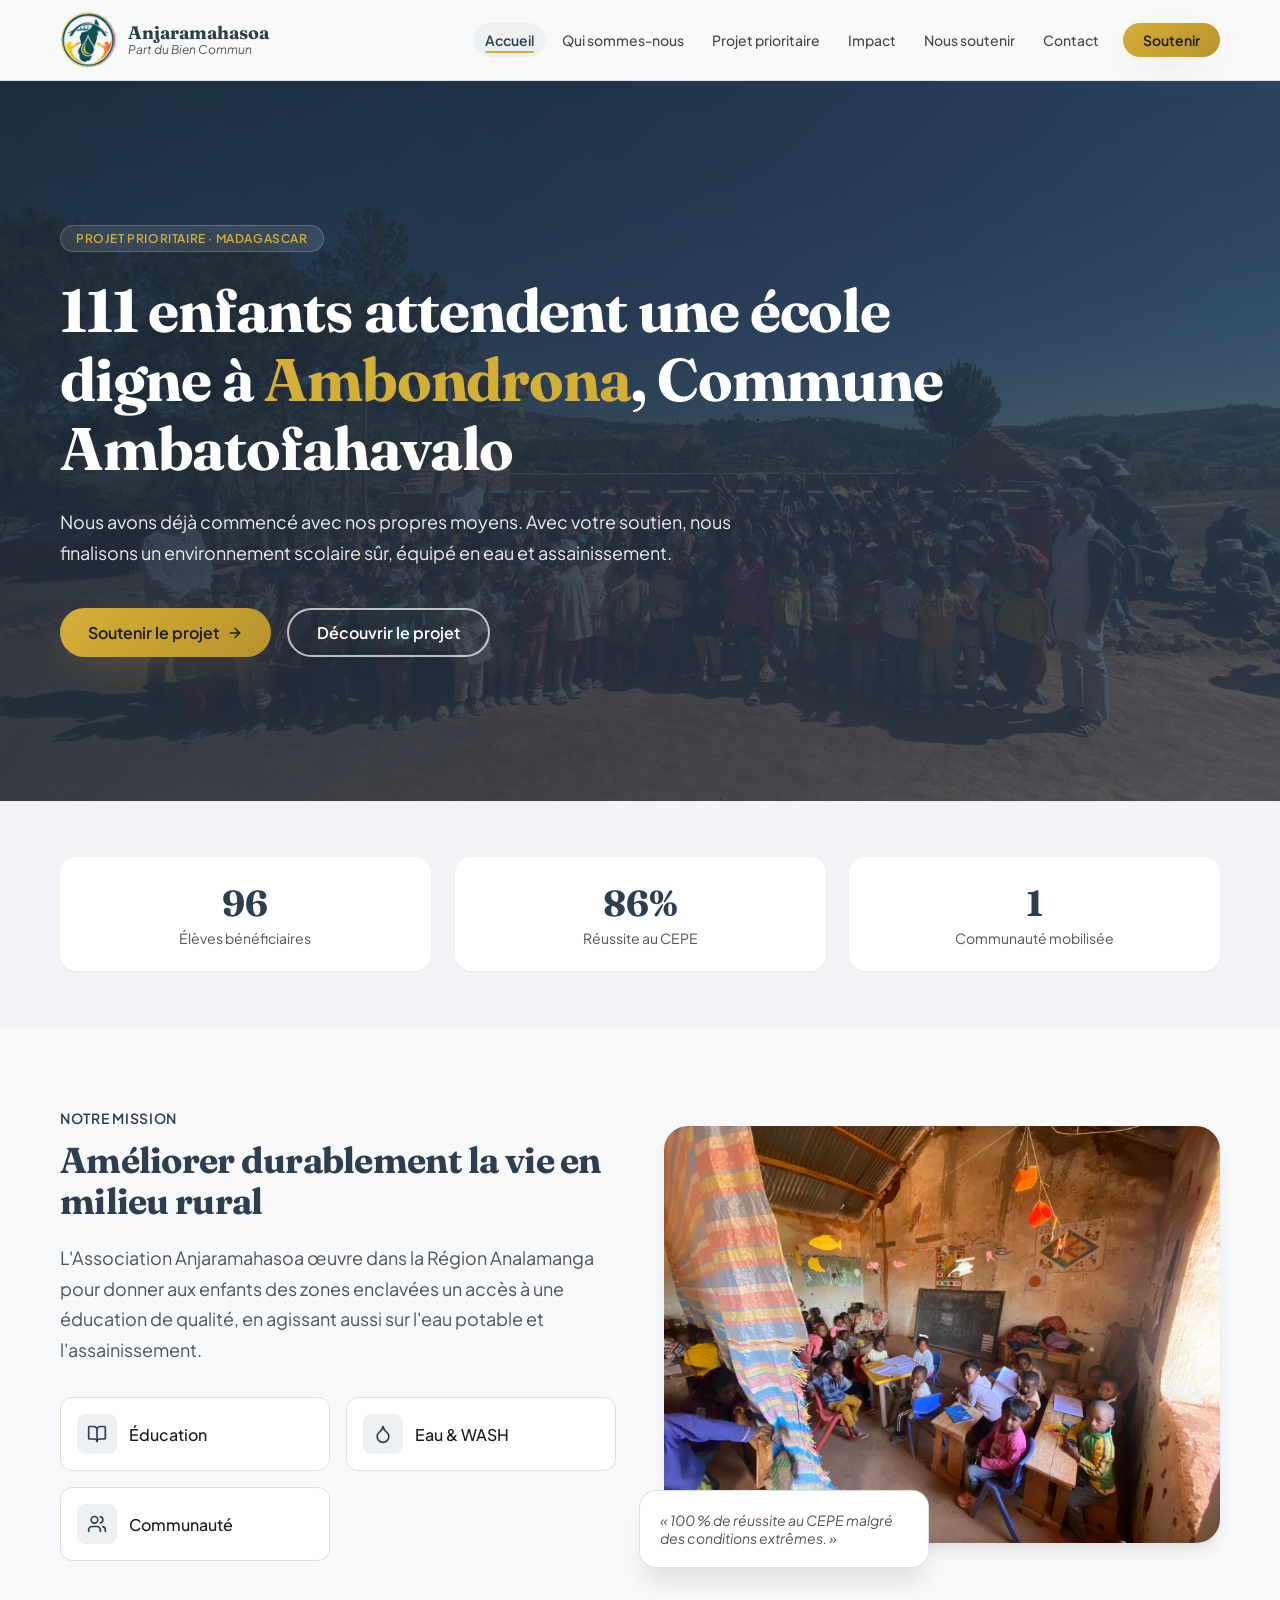
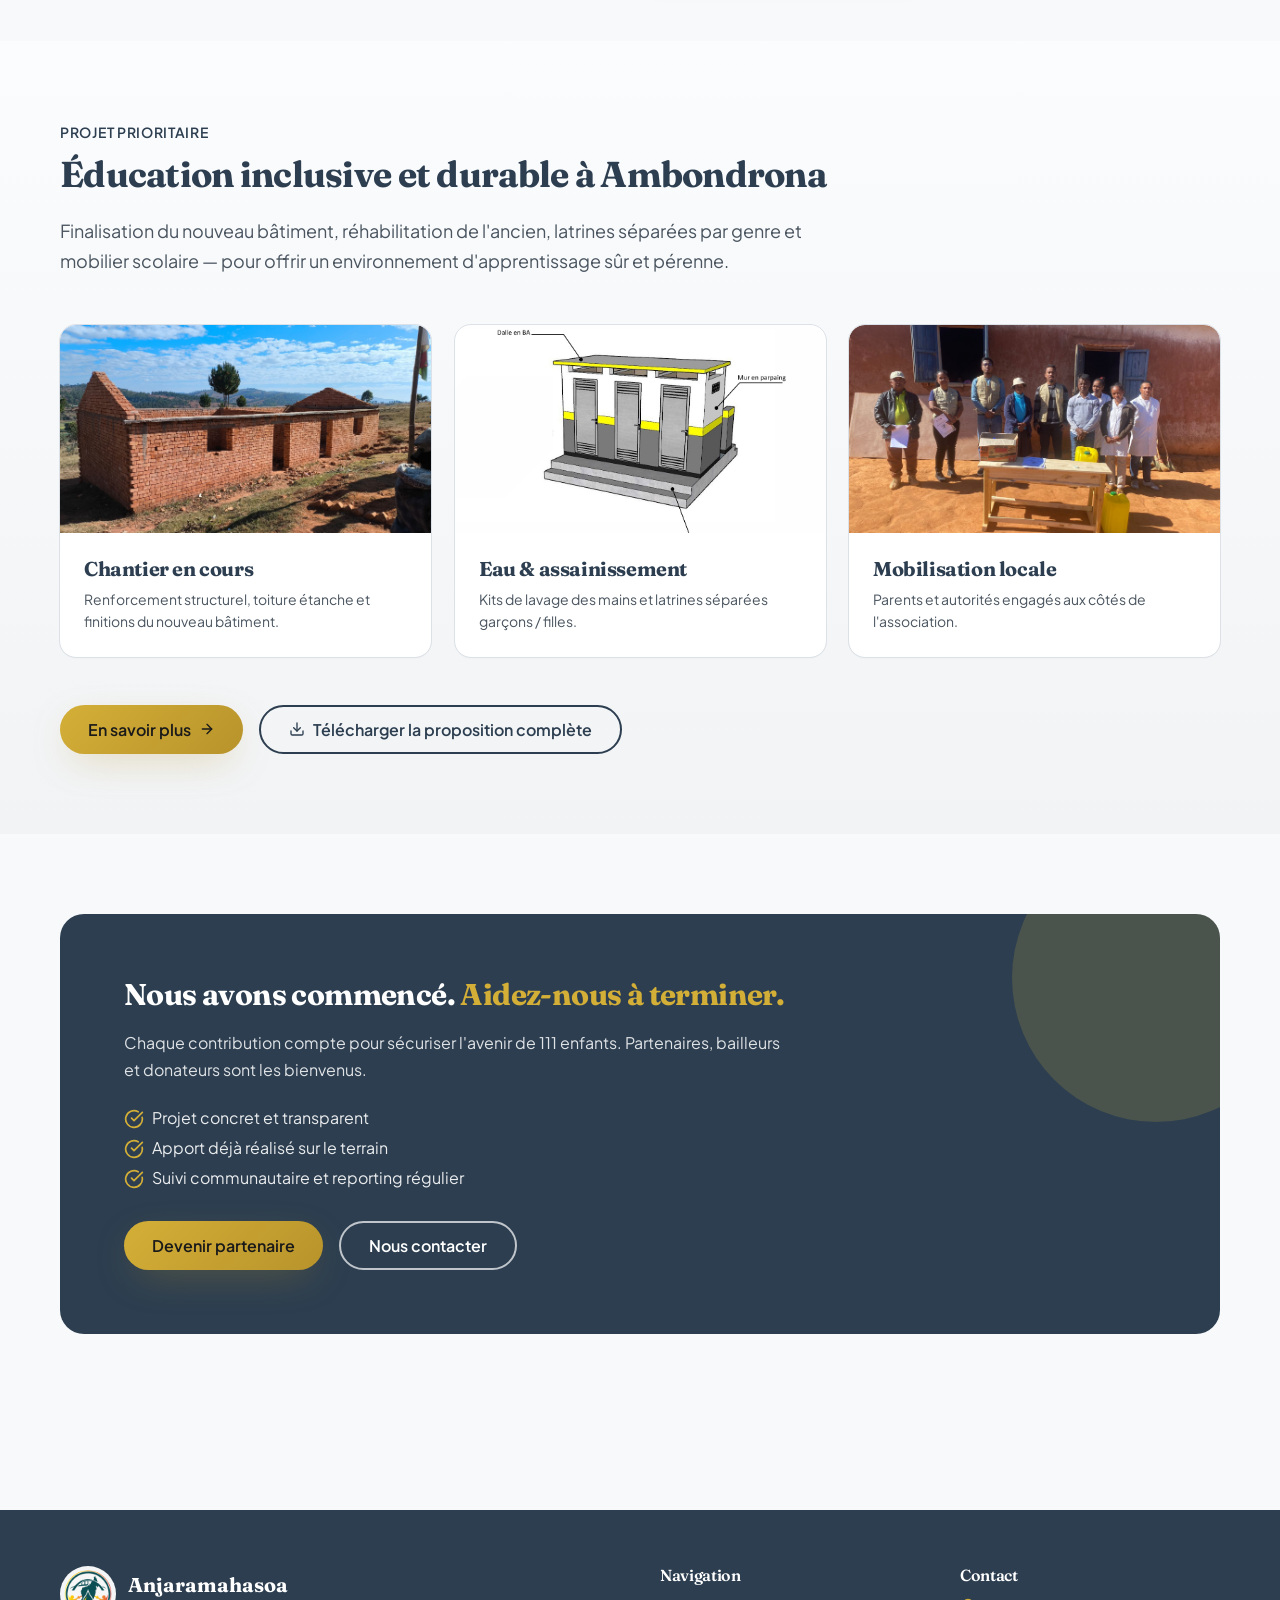
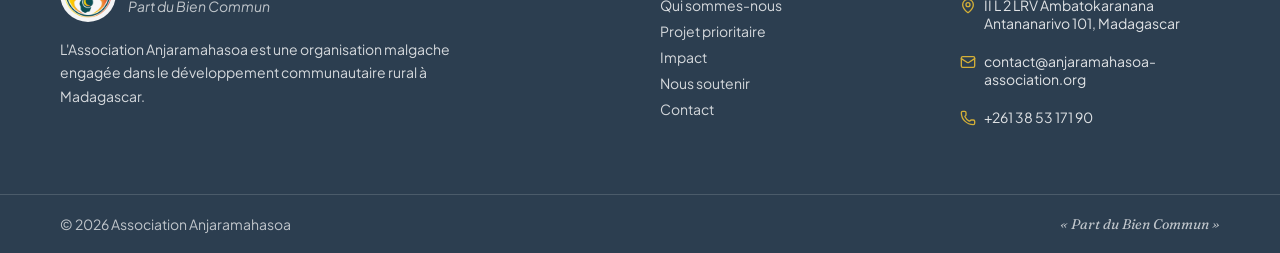
<file: index.html>
<!DOCTYPE html>
<html lang="fr">
<head>
  <meta charset="utf-8" />
  <meta name="viewport" content="width=device-width, initial-scale=1" />
  <title>Anjaramahasoa — Association à Madagascar pour l'éducation rurale</title>
  <meta name="description" content="Association malgache Anjaramahasoa : éducation, eau et assainissement pour les enfants des zones rurales d'Analamanga. Soutenez la construction de l'école d'Ambondrona." />
  <meta name="author" content="Association Anjaramahasoa" />
  <meta name="robots" content="index, follow" />
  <link rel="canonical" href="https://anjaramahasoa-association.org/" />
  <!-- Géolocalisation -->
  <meta name="geo.region" content="MG" />
  <meta name="geo.placename" content="Antananarivo, Analamanga, Madagascar" />
  <!-- Open Graph -->
  <meta property="og:site_name" content="Association Anjaramahasoa" />
  <meta property="og:locale" content="fr_FR" />
  <meta property="og:type" content="website" />
  <meta property="og:title" content="111 enfants attendent une école digne à Ambondrona" />
  <meta property="og:description" content="Association malgache pour l'éducation rurale. Nous avons commencé, aidez-nous à terminer." />
  <meta property="og:url" content="https://anjaramahasoa-association.org/" />
  <meta property="og:image" content="https://anjaramahasoa-association.org/assets/hero-school.jpg" />
  <meta property="og:image:width" content="1200" />
  <meta property="og:image:height" content="630" />
  <!-- Twitter Card -->
  <meta name="twitter:card" content="summary_large_image" />
  <meta name="twitter:title" content="111 enfants attendent une école digne à Ambondrona" />
  <meta name="twitter:description" content="Association malgache pour l'éducation rurale. Nous avons commencé, aidez-nous à terminer." />
  <meta name="twitter:image" content="https://anjaramahasoa-association.org/assets/hero-school.jpg" />
  <link rel="preconnect" href="https://fonts.googleapis.com" />
  <link rel="preconnect" href="https://fonts.gstatic.com" crossorigin />
  <link href="https://fonts.googleapis.com/css2?family=Fraunces:opsz,wght@9..144,500;9..144,600;9..144,700;9..144,800&family=Plus+Jakarta+Sans:wght@400;500;600;700&display=swap" rel="stylesheet" />
  <link rel="stylesheet" href="css/styles.css" />
  <!-- Données structurées : association (NGO) -->
  <script type="application/ld+json">
  {
    "@context": "https://schema.org",
    "@type": "NGO",
    "name": "Association Anjaramahasoa",
    "alternateName": "Anjaramahasoa — Part du Bien Commun",
    "url": "https://anjaramahasoa-association.org/",
    "logo": "https://anjaramahasoa-association.org/assets/logo.png",
    "image": "https://anjaramahasoa-association.org/assets/hero-school.jpg",
    "description": "Association malgache engagée dans le développement communautaire rural en Région Analamanga : éducation, eau potable et assainissement pour les enfants des zones enclavées.",
    "email": "contact@anjaramahasoa-association.org",
    "telephone": "+261385317190",
    "foundingLocation": "Madagascar",
    "areaServed": {
      "@type": "Place",
      "name": "Région Analamanga, Madagascar"
    },
    "address": {
      "@type": "PostalAddress",
      "streetAddress": "II L 2 LRV Ambatokaranana",
      "addressLocality": "Antananarivo",
      "postalCode": "101",
      "addressCountry": "MG"
    },
    "contactPoint": {
      "@type": "ContactPoint",
      "email": "contact@anjaramahasoa-association.org",
      "telephone": "+261385317190",
      "contactType": "customer support",
      "availableLanguage": ["French", "Malagasy"]
    }
  }
  </script>
</head>
<body>
  <div id="header"></div>

  <main>
    <!-- HERO -->
    <section class="hero">
      <img src="assets/hero-school.jpg" alt="Enfants devant l'école d'Ambohibololona" width="1600" height="1100" />
      <div class="hero-overlay"></div>
      <div class="container-page hero-content">
        <span class="pill">Projet prioritaire · Madagascar</span>
        <h1 class="hero-title">111 enfants attendent une école digne à <span class="accent">Ambondrona</span>, Commune Ambatofahavalo</h1>
        <p class="hero-lead">
          Nous avons déjà commencé avec nos propres moyens. Avec votre soutien, nous finalisons un environnement scolaire sûr, équipé en eau et assainissement.
        </p>
        <div class="hero-actions">
          <a href="soutenir.html" class="btn-primary">
            Soutenir le projet
            <svg class="icon" xmlns="http://www.w3.org/2000/svg" viewBox="0 0 24 24" fill="none" stroke="currentColor" stroke-width="2" stroke-linecap="round" stroke-linejoin="round"><path d="M5 12h14"/><path d="m12 5 7 7-7 7"/></svg>
          </a>
          <a href="projet.html" class="btn-ghost-white">Découvrir le projet</a>
        </div>
      </div>
    </section>

    <!-- STATS -->
    <section class="bg-secondary-soft">
      <div class="container-page grid md:grid-3" style="padding-block:3.5rem;">
        <div class="stat-card"><div class="stat-value">111</div><div class="stat-label">Élèves bénéficiaires</div></div>
        <div class="stat-card"><div class="stat-value">100%</div><div class="stat-label">Réussite au CEPE</div></div>
        <div class="stat-card"><div class="stat-value">1</div><div class="stat-label">Communauté mobilisée</div></div>
      </div>
    </section>

    <!-- MISSION -->
    <section class="container-page section">
      <div class="grid md:grid-2 md:items-center gap-12">
        <div>
          <span class="eyebrow">Notre mission</span>
          <h2 class="section-title">Améliorer durablement la vie en milieu rural</h2>
          <p class="lead" style="margin-top:1.25rem;">
            L'Association Anjaramahasoa œuvre dans la Région Analamanga pour donner aux enfants
            des zones enclavées un accès à une éducation de qualité, en agissant aussi sur
            l'eau potable et l'assainissement.
          </p>
          <div class="grid sm:grid-2 gap-4" style="margin-top:2rem;">
            <div class="feature"><div class="ico"><svg class="icon" xmlns="http://www.w3.org/2000/svg" viewBox="0 0 24 24" fill="none" stroke="currentColor" stroke-width="2" stroke-linecap="round" stroke-linejoin="round"><path d="M12 7v14"/><path d="M3 18a1 1 0 0 1-1-1V4a1 1 0 0 1 1-1h5a4 4 0 0 1 4 4 4 4 0 0 1 4-4h5a1 1 0 0 1 1 1v13a1 1 0 0 1-1 1h-6a3 3 0 0 0-3 3 3 3 0 0 0-3-3z"/></svg></div><span>Éducation</span></div>
            <div class="feature"><div class="ico"><svg class="icon" xmlns="http://www.w3.org/2000/svg" viewBox="0 0 24 24" fill="none" stroke="currentColor" stroke-width="2" stroke-linecap="round" stroke-linejoin="round"><path d="M12 22a7 7 0 0 0 7-7c0-2-1-3.9-3-5.5s-3.5-4-4-6.5c-.5 2.5-2 4.9-4 6.5C6 11.1 5 13 5 15a7 7 0 0 0 7 7z"/></svg></div><span>Eau &amp; WASH</span></div>
            <div class="feature"><div class="ico"><svg class="icon" xmlns="http://www.w3.org/2000/svg" viewBox="0 0 24 24" fill="none" stroke="currentColor" stroke-width="2" stroke-linecap="round" stroke-linejoin="round"><path d="M16 21v-2a4 4 0 0 0-4-4H6a4 4 0 0 0-4 4v2"/><circle cx="9" cy="7" r="4"/><path d="M22 21v-2a4 4 0 0 0-3-3.87"/><path d="M16 3.13a4 4 0 0 1 0 7.75"/></svg></div><span>Communauté</span></div>
          </div>
        </div>
        <div style="position:relative;">
          <img src="assets/classroom.jpg" alt="Salle de classe" class="rounded-img-lg" width="1200" height="900" loading="lazy" />
          <div class="quote-float">
            <p>« 100 % de réussite au CEPE malgré des conditions extrêmes. »</p>
          </div>
        </div>
      </div>
    </section>

    <!-- PROJET HIGHLIGHT -->
    <section class="bg-cream-beige">
      <div class="container-page section">
        <div style="max-width:48rem;">
          <span class="eyebrow">Projet prioritaire</span>
          <h2 class="section-title">Éducation inclusive et durable à Ambondrona</h2>
          <p class="lead" style="margin-top:1.25rem;">
            Finalisation du nouveau bâtiment, réhabilitation de l'ancien, latrines séparées par genre et mobilier scolaire — pour offrir un environnement d'apprentissage sûr et pérenne.
          </p>
        </div>

        <div class="grid md:grid-3 gap-6" style="margin-top:3rem;">
          <article class="card-img">
            <img src="assets/construction.jpg" alt="Chantier en cours" width="1200" height="900" loading="lazy" />
            <div class="body"><h3>Chantier en cours</h3><p>Renforcement structurel, toiture étanche et finitions du nouveau bâtiment.</p></div>
          </article>
          <article class="card-img">
            <img src="assets/wash.jpg" alt="Eau & assainissement" width="1200" height="900" loading="lazy" />
            <div class="body"><h3>Eau &amp; assainissement</h3><p>Kits de lavage des mains et latrines séparées garçons / filles.</p></div>
          </article>
          <article class="card-img">
            <img src="assets/community.jpg" alt="Mobilisation locale" width="1200" height="900" loading="lazy" />
            <div class="body"><h3>Mobilisation locale</h3><p>Parents et autorités engagés aux côtés de l'association.</p></div>
          </article>
        </div>

        <div class="hero-actions" style="margin-top:3rem;align-items:center;">
          <a href="projet.html" class="btn-primary">En savoir plus
            <svg class="icon" xmlns="http://www.w3.org/2000/svg" viewBox="0 0 24 24" fill="none" stroke="currentColor" stroke-width="2" stroke-linecap="round" stroke-linejoin="round"><path d="M5 12h14"/><path d="m12 5 7 7-7 7"/></svg>
          </a>
          <a href="#" class="btn-outline">
            <svg class="icon" xmlns="http://www.w3.org/2000/svg" viewBox="0 0 24 24" fill="none" stroke="currentColor" stroke-width="2" stroke-linecap="round" stroke-linejoin="round"><path d="M21 15v4a2 2 0 0 1-2 2H5a2 2 0 0 1-2-2v-4"/><polyline points="7 10 12 15 17 10"/><line x1="12" x2="12" y1="15" y2="3"/></svg>
            Télécharger la proposition complète
          </a>
        </div>
      </div>
    </section>

    <!-- CTA -->
    <section class="container-page section">
      <div class="cta-block">
        <div class="cta-glow"></div>
        <div class="inner">
          <h2>Nous avons commencé. <span class="accent">Aidez-nous à terminer.</span></h2>
          <p style="margin-top:1rem;color:rgba(255,255,255,.85);line-height:1.7;">
            Chaque contribution compte pour sécuriser l'avenir de 111 enfants. Partenaires,
            bailleurs et donateurs sont les bienvenus.
          </p>
          <ul class="cta-list">
            <li><svg class="icon" xmlns="http://www.w3.org/2000/svg" viewBox="0 0 24 24" fill="none" stroke="currentColor" stroke-width="2" stroke-linecap="round" stroke-linejoin="round"><path d="M21.801 10A10 10 0 1 1 17 3.335"/><path d="m9 11 3 3L22 4"/></svg> Projet concret et transparent</li>
            <li><svg class="icon" xmlns="http://www.w3.org/2000/svg" viewBox="0 0 24 24" fill="none" stroke="currentColor" stroke-width="2" stroke-linecap="round" stroke-linejoin="round"><path d="M21.801 10A10 10 0 1 1 17 3.335"/><path d="m9 11 3 3L22 4"/></svg> Apport déjà réalisé sur le terrain</li>
            <li><svg class="icon" xmlns="http://www.w3.org/2000/svg" viewBox="0 0 24 24" fill="none" stroke="currentColor" stroke-width="2" stroke-linecap="round" stroke-linejoin="round"><path d="M21.801 10A10 10 0 1 1 17 3.335"/><path d="m9 11 3 3L22 4"/></svg> Suivi communautaire et reporting régulier</li>
          </ul>
          <div class="hero-actions" style="margin-top:2rem;">
            <a href="soutenir.html" class="btn-primary">Devenir partenaire</a>
            <a href="contact.html" class="btn-ghost-white">Nous contacter</a>
          </div>
        </div>
      </div>
    </section>
  </main>

  <div id="footer"></div>
  <script src="js/main.js"></script>
  <script src="js/animations.js"></script>
</body>
</html>
</file>
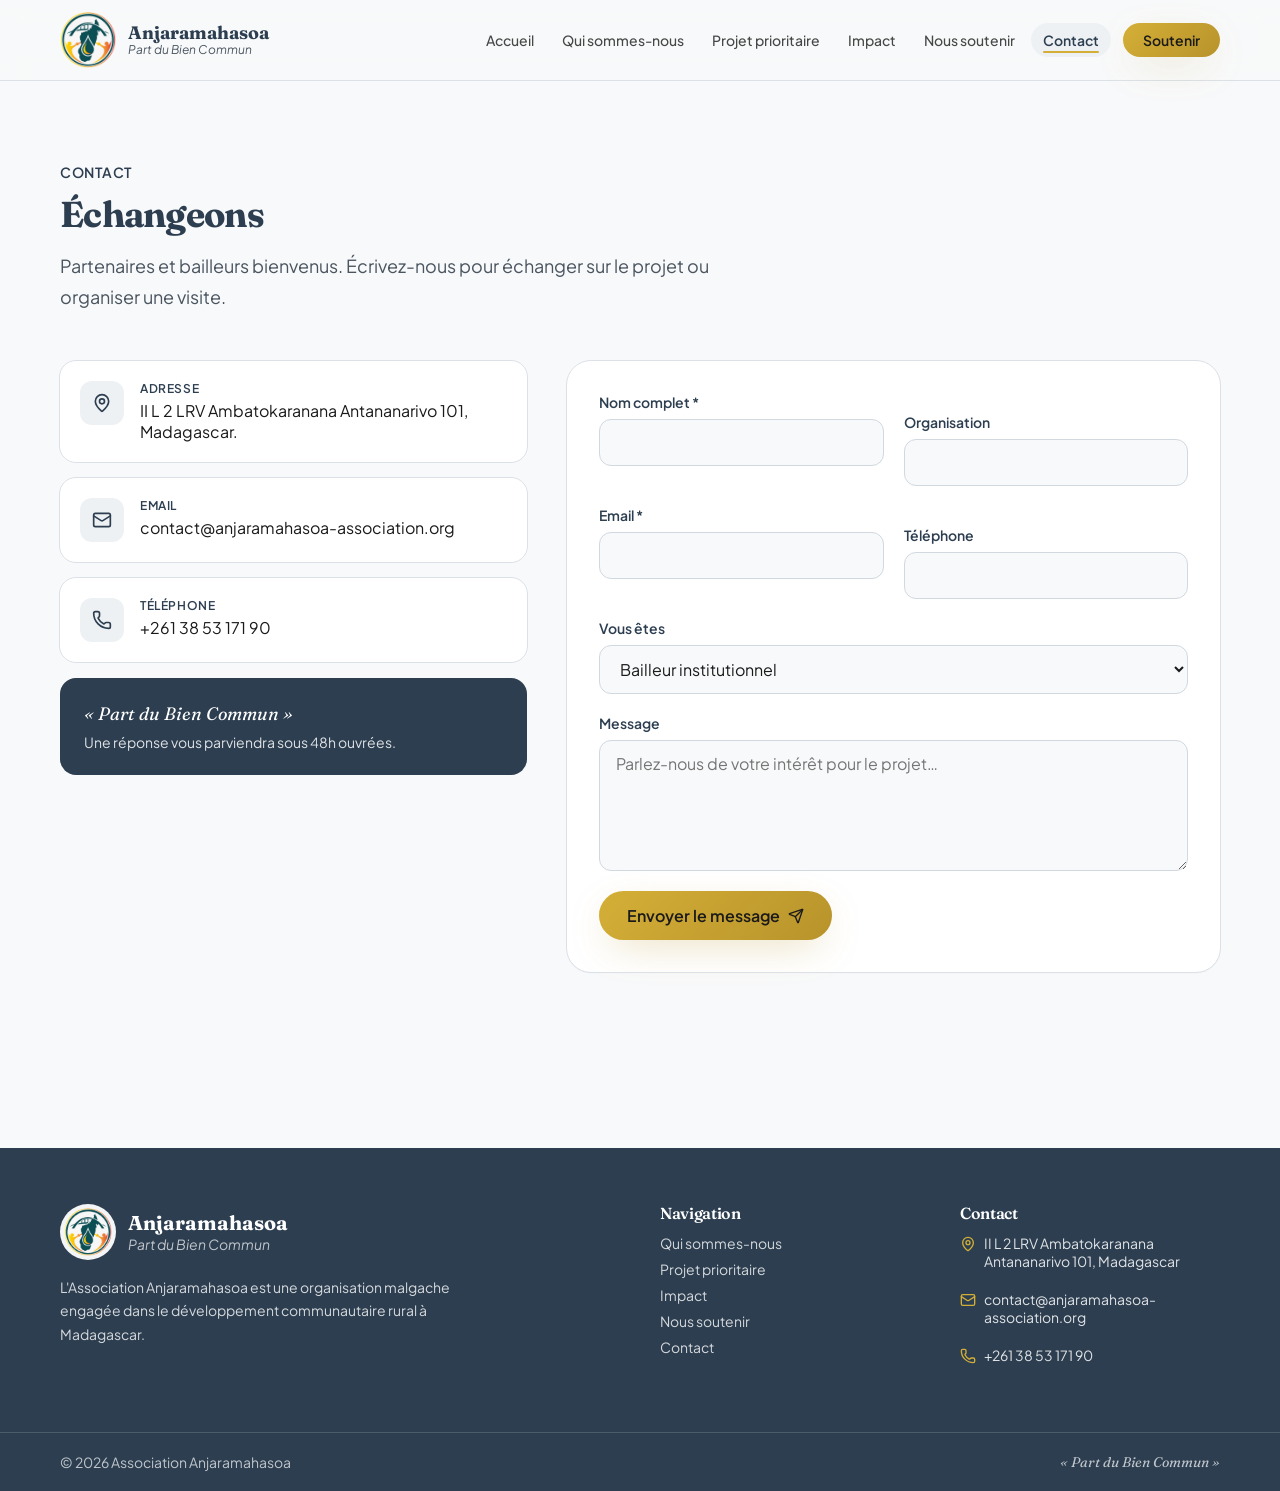
<file: contact.html>
<!DOCTYPE html>
<html lang="fr">
<head>
  <meta charset="utf-8" />
  <meta name="viewport" content="width=device-width, initial-scale=1" />
  <title>Contact — Association Anjaramahasoa Madagascar</title>
  <meta name="description" content="Contactez l'association Anjaramahasoa à Antananarivo, Madagascar. Partenaires et bailleurs bienvenus pour soutenir l'éducation rurale." />
  <meta name="author" content="Association Anjaramahasoa" />
  <meta name="robots" content="index, follow" />
  <link rel="canonical" href="https://anjaramahasoa-association.org/contact" />
  <!-- Géolocalisation -->
  <meta name="geo.region" content="MG" />
  <meta name="geo.placename" content="Antananarivo, Analamanga, Madagascar" />
  <!-- Open Graph -->
  <meta property="og:site_name" content="Association Anjaramahasoa" />
  <meta property="og:locale" content="fr_FR" />
  <meta property="og:type" content="website" />
  <meta property="og:title" content="Contact — Anjaramahasoa" />
  <meta property="og:description" content="Écrivez-nous pour échanger sur le projet d'école rurale à Madagascar." />
  <meta property="og:url" content="https://anjaramahasoa-association.org/contact" />
  <meta property="og:image" content="https://anjaramahasoa-association.org/assets/hero-school.jpg" />
  <meta property="og:image:width" content="1200" />
  <meta property="og:image:height" content="630" />
  <!-- Twitter Card -->
  <meta name="twitter:card" content="summary_large_image" />
  <meta name="twitter:title" content="Contact — Anjaramahasoa" />
  <meta name="twitter:description" content="Écrivez-nous pour échanger sur le projet d'école rurale à Madagascar." />
  <meta name="twitter:image" content="https://anjaramahasoa-association.org/assets/hero-school.jpg" />
  <link rel="preconnect" href="https://fonts.googleapis.com" />
  <link rel="preconnect" href="https://fonts.gstatic.com" crossorigin />
  <link href="https://fonts.googleapis.com/css2?family=Fraunces:opsz,wght@9..144,500;9..144,600;9..144,700;9..144,800&family=Plus+Jakarta+Sans:wght@400;500;600;700&display=swap" rel="stylesheet" />
  <link rel="stylesheet" href="css/styles.css" />
</head>
<body>
  <div id="header"></div>

  <main>
    <section class="container-page section">
      <span class="eyebrow">Contact</span>
      <h1 class="section-title" style="font-size:2.25rem;">Échangeons</h1>
      <p class="lead" style="margin-top:1rem;max-width:42rem;">
        Partenaires et bailleurs bienvenus. Écrivez-nous pour échanger sur le projet ou organiser une visite.
      </p>

      <div class="grid lg:contact gap-10" style="margin-top:3rem;">
        <!-- INFO -->
        <aside class="contact-info">
          <div class="contact-item">
            <div class="ico"><svg class="icon" xmlns="http://www.w3.org/2000/svg" viewBox="0 0 24 24" fill="none" stroke="currentColor" stroke-width="2" stroke-linecap="round" stroke-linejoin="round"><path d="M20 10c0 4.993-5.539 10.193-7.399 11.799a1 1 0 0 1-1.202 0C9.539 20.193 4 14.993 4 10a8 8 0 0 1 16 0"/><circle cx="12" cy="10" r="3"/></svg></div>
            <div style="min-width:0;"><div class="lbl">Adresse</div><div class="val">II L 2 LRV Ambatokaranana Antananarivo 101, Madagascar.</div></div>
          </div>
          <div class="contact-item">
            <div class="ico"><svg class="icon" xmlns="http://www.w3.org/2000/svg" viewBox="0 0 24 24" fill="none" stroke="currentColor" stroke-width="2" stroke-linecap="round" stroke-linejoin="round"><rect width="20" height="16" x="2" y="4" rx="2"/><path d="m22 7-8.97 5.7a1.94 1.94 0 0 1-2.06 0L2 7"/></svg></div>
            <div style="min-width:0;"><div class="lbl">Email</div><div class="val">contact@anjaramahasoa-association.org</div></div>
          </div>
          <div class="contact-item">
            <div class="ico"><svg class="icon" xmlns="http://www.w3.org/2000/svg" viewBox="0 0 24 24" fill="none" stroke="currentColor" stroke-width="2" stroke-linecap="round" stroke-linejoin="round"><path d="M13.832 16.568a1 1 0 0 0 1.213-.303l.355-.465A2 2 0 0 1 17 15h3a2 2 0 0 1 2 2v3a2 2 0 0 1-2 2A18 18 0 0 1 2 4a2 2 0 0 1 2-2h3a2 2 0 0 1 2 2v3a2 2 0 0 1-.8 1.6l-.468.351a1 1 0 0 0-.292 1.233 14 14 0 0 0 6.392 6.384"/></svg></div>
            <div style="min-width:0;"><div class="lbl">Téléphone</div><div class="val"> +261 38 53 171 90</div></div>
          </div>
          <div class="contact-note">
            <p>« Part du Bien Commun »</p>
            <p>Une réponse vous parviendra sous 48h ouvrées.</p>
          </div>
        </aside>

        <!-- FORM -->
        <form class="form-card" id="contactForm" action="https://formspree.io/f/xgobnapy" method="POST">
          <div id="formFields">
            <input type="hidden" name="_subject" value="Nouveau message depuis le site Anjaramahasoa" />
            <input type="text" name="_gotcha" style="display:none" tabindex="-1" autocomplete="off" />
            <div class="form-row">
              <div class="field"><label for="name">Nom complet<span class="req"> *</span></label><input id="name" name="name" type="text" required maxlength="255" /></div>
              <div class="field"><label for="org">Organisation</label><input id="org" name="org" type="text" maxlength="255" /></div>
            </div>
            <div class="form-row">
              <div class="field"><label for="email">Email<span class="req"> *</span></label><input id="email" name="email" type="email" required maxlength="255" /></div>
              <div class="field"><label for="phone">Téléphone</label><input id="phone" name="phone" type="tel" maxlength="255" /></div>
            </div>
            <div class="field">
              <label for="profile">Vous êtes</label>
              <select id="profile" name="profile">
                <option>Bailleur institutionnel</option>
                <option>Entreprise / mécène</option>
                <option>Particulier / donateur</option>
                <option>Presse / média</option>
                <option>Autre</option>
              </select>
            </div>
            <div class="field">
              <label for="message">Message</label>
              <textarea id="message" name="message" rows="5" required maxlength="1500" placeholder="Parlez-nous de votre intérêt pour le projet…"></textarea>
            </div>
            <button type="submit" class="btn-primary" style="margin-top:1.25rem;">
              Envoyer le message
              <svg class="icon" xmlns="http://www.w3.org/2000/svg" viewBox="0 0 24 24" fill="none" stroke="currentColor" stroke-width="2" stroke-linecap="round" stroke-linejoin="round"><path d="M14.536 21.686a.5.5 0 0 0 .937-.024l6.5-19a.496.496 0 0 0-.635-.635l-19 6.5a.5.5 0 0 0-.024.937l7.93 3.18a2 2 0 0 1 1.112 1.11z"/><path d="m21.854 2.147-10.94 10.939"/></svg>
            </button>
          </div>
        </form>
      </div>
    </section>
  </main>

  <div id="footer"></div>
  <script src="js/main.js"></script>
  <script src="js/animations.js"></script>
  <script>
    document.addEventListener("DOMContentLoaded", () => {
      const form = document.getElementById("contactForm");
      const fields = document.getElementById("formFields");

      const successHTML = `
          <div class="form-success">
            <div class="ico">
              <svg class="icon" xmlns="http://www.w3.org/2000/svg" viewBox="0 0 24 24" fill="none" stroke="currentColor" stroke-width="2" stroke-linecap="round" stroke-linejoin="round"><path d="M14.536 21.686a.5.5 0 0 0 .937-.024l6.5-19a.496.496 0 0 0-.635-.635l-19 6.5a.5.5 0 0 0-.024.937l7.93 3.18a2 2 0 0 1 1.112 1.11z"/><path d="m21.854 2.147-10.94 10.939"/></svg>
            </div>
            <h2>Merci pour votre message</h2>
            <p>Nous reviendrons vers vous très prochainement.</p>
          </div>`;

      form.addEventListener("submit", async (e) => {
        e.preventDefault();

        const btn = form.querySelector('button[type="submit"]');
        if (btn) { btn.disabled = true; btn.style.opacity = ".7"; }

        try {
          const response = await fetch(form.action, {
            method: "POST",
            body: new FormData(form),
            headers: { Accept: "application/json" },
          });

          if (response.ok) {
            fields.innerHTML = successHTML;
          } else {
            let msg = "Une erreur est survenue. Veuillez réessayer, ou nous écrire directement à contact@anjaramahasoa-association.org.";
            try {
              const data = await response.json();
              if (data && data.errors && data.errors.length) {
                msg = data.errors.map((er) => er.message).join(" ");
              }
            } catch (_) {}
            showError(msg);
          }
        } catch (err) {
          showError("Impossible d'envoyer le message (connexion). Réessayez, ou écrivez-nous à contact@anjaramahasoa-association.org.");
        }

        function showError(text) {
          if (btn) { btn.disabled = false; btn.style.opacity = ""; }
          let box = document.getElementById("formError");
          if (!box) {
            box = document.createElement("p");
            box.id = "formError";
            box.style.cssText = "margin-top:1rem;color:#b3261e;font-size:.9rem;line-height:1.5;";
            fields.appendChild(box);
          }
          box.textContent = text;
        }
      });
    });
  </script>
</body>
</html>
</file>
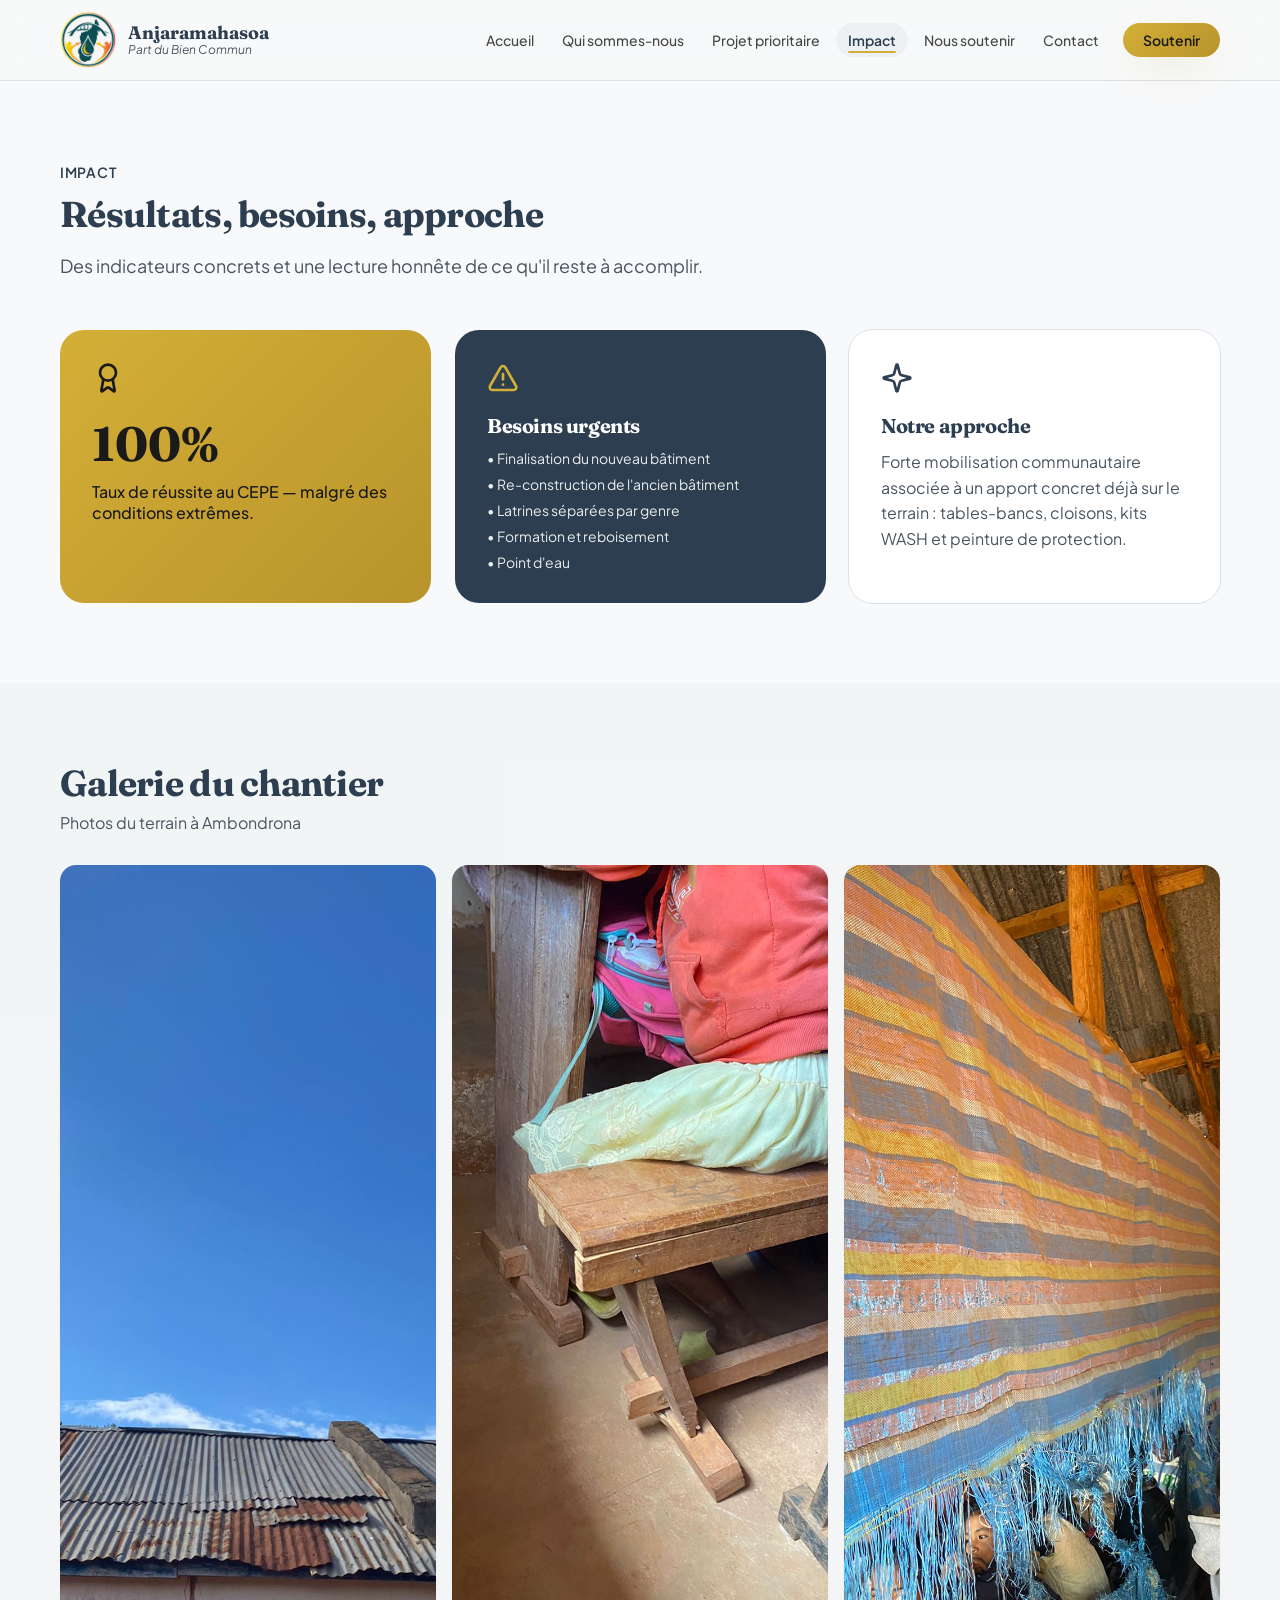
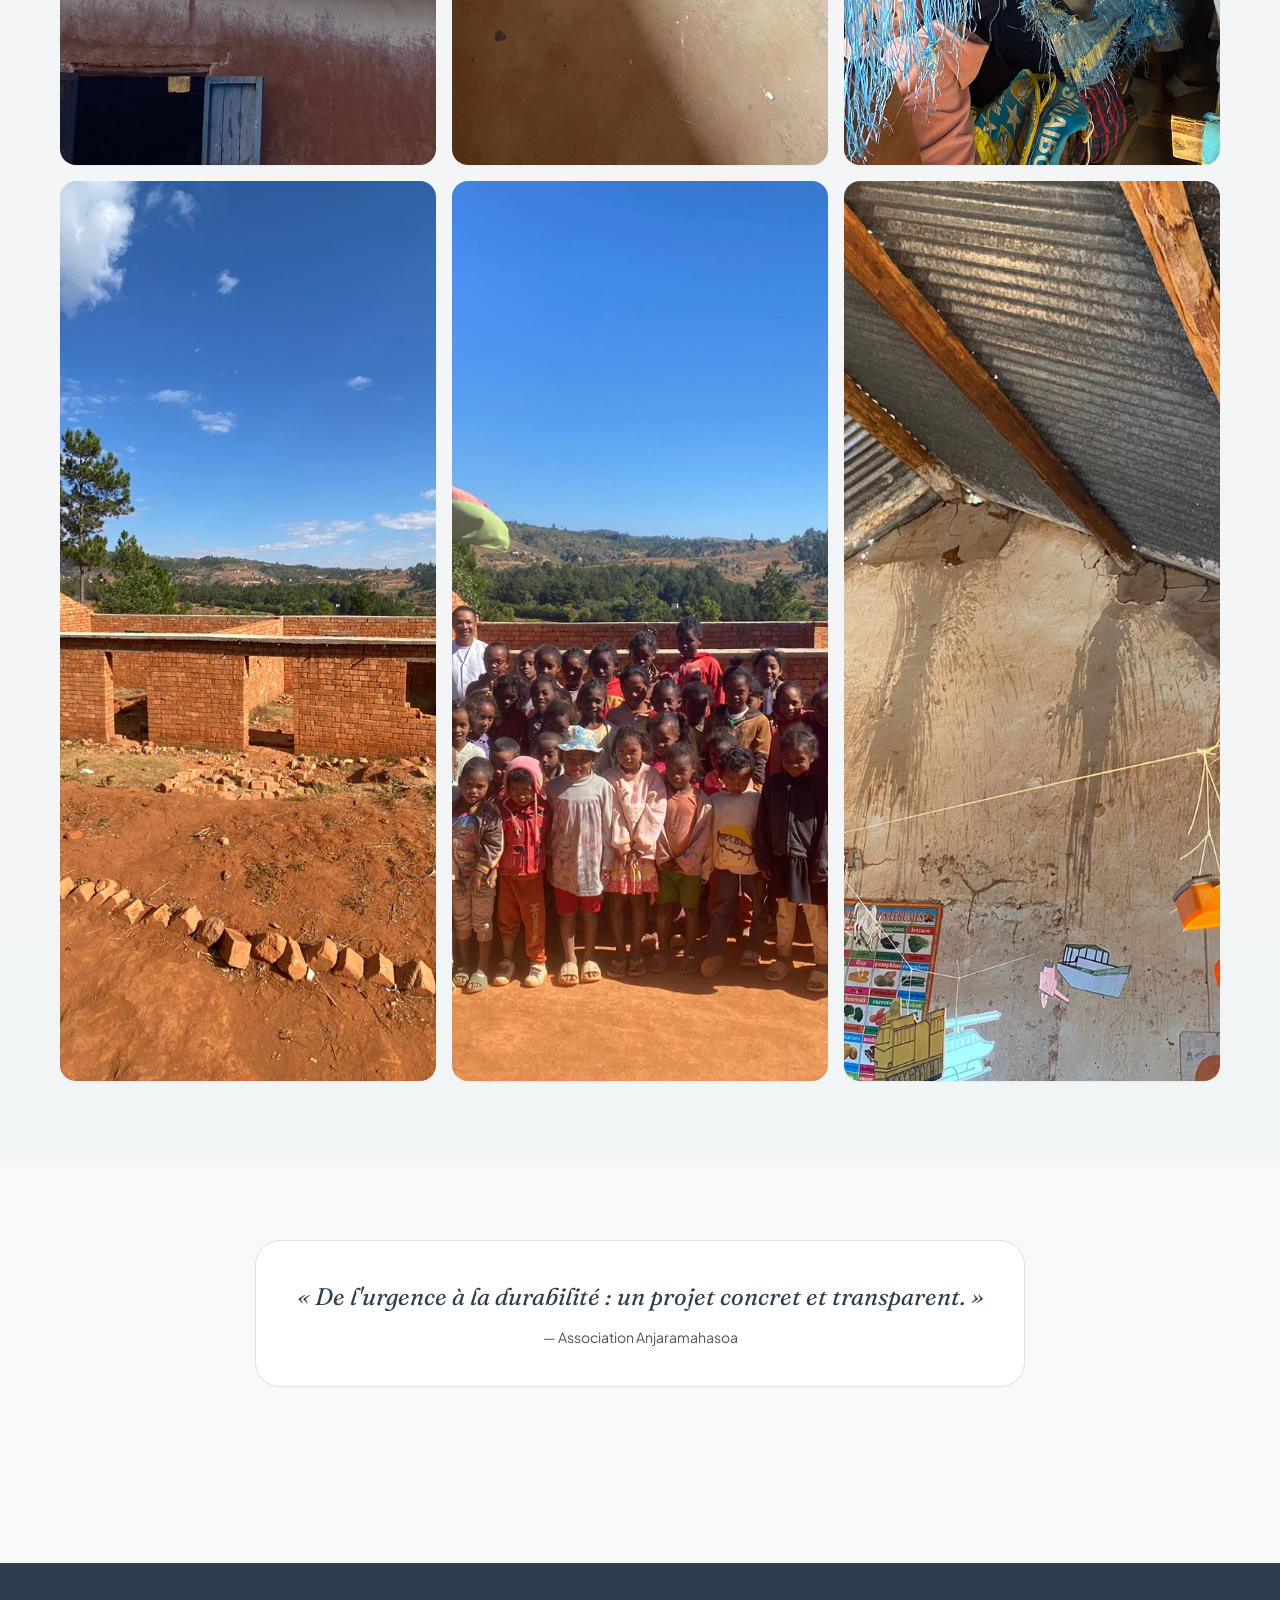
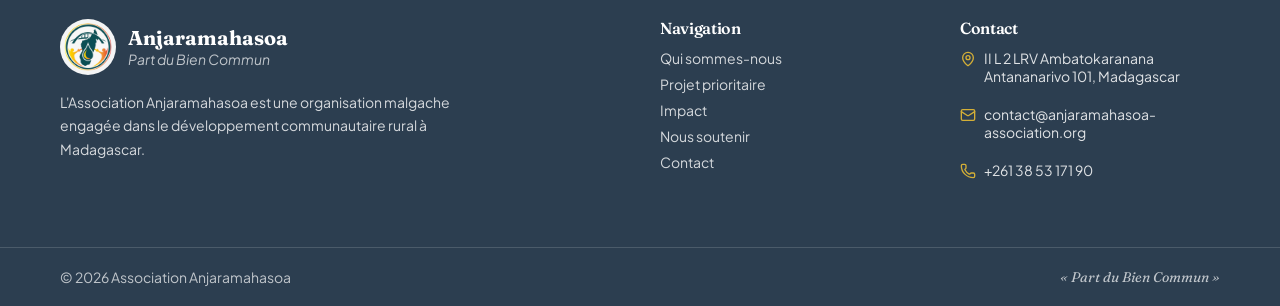
<file: impact.html>
<!DOCTYPE html>
<html lang="fr">
<head>
  <meta charset="utf-8" />
  <meta name="viewport" content="width=device-width, initial-scale=1" />
  <title>Impact & Réalisations — Anjaramahasoa Madagascar</title>
  <meta name="description" content="100 % de réussite au CEPE, mobilisation communautaire et besoins urgents identifiés pour l'école rurale d'Ambondrona, à Madagascar." />
  <meta name="author" content="Association Anjaramahasoa" />
  <meta name="robots" content="index, follow" />
  <link rel="canonical" href="https://anjaramahasoa-association.org/impact" />
  <!-- Géolocalisation -->
  <meta name="geo.region" content="MG" />
  <meta name="geo.placename" content="Antananarivo, Analamanga, Madagascar" />
  <!-- Open Graph -->
  <meta property="og:site_name" content="Association Anjaramahasoa" />
  <meta property="og:locale" content="fr_FR" />
  <meta property="og:type" content="website" />
  <meta property="og:title" content="Impact & Réalisations — Anjaramahasoa" />
  <meta property="og:description" content="Résultats concrets et besoins urgents à Ambondrona, Madagascar." />
  <meta property="og:url" content="https://anjaramahasoa-association.org/impact" />
  <meta property="og:image" content="https://anjaramahasoa-association.org/assets/hero-school.jpg" />
  <meta property="og:image:width" content="1200" />
  <meta property="og:image:height" content="630" />
  <!-- Twitter Card -->
  <meta name="twitter:card" content="summary_large_image" />
  <meta name="twitter:title" content="Impact & Réalisations — Anjaramahasoa" />
  <meta name="twitter:description" content="Résultats concrets et besoins urgents à Ambondrona, Madagascar." />
  <meta name="twitter:image" content="https://anjaramahasoa-association.org/assets/hero-school.jpg" />
  <link rel="preconnect" href="https://fonts.googleapis.com" />
  <link rel="preconnect" href="https://fonts.gstatic.com" crossorigin />
  <link href="https://fonts.googleapis.com/css2?family=Fraunces:opsz,wght@9..144,500;9..144,600;9..144,700;9..144,800&family=Plus+Jakarta+Sans:wght@400;500;600;700&display=swap" rel="stylesheet" />
  <link rel="stylesheet" href="css/styles.css" />
</head>
<body>
  <div id="header"></div>

  <main>
    <!-- INTRO -->
    <section class="container-page section">
      <span class="eyebrow">Impact</span>
      <h1 class="section-title impact-big-title" style="font-size:2.25rem;">Résultats, besoins, approche</h1>
      <p class="lead" style="margin-top:1rem;max-width:42rem;">
        Des indicateurs concrets et une lecture honnête de ce qu'il reste à accomplir.
      </p>

      <div class="grid md:grid-3 gap-6" style="margin-top:3rem;">
        <article class="impact-warm">
          <svg class="icon" xmlns="http://www.w3.org/2000/svg" viewBox="0 0 24 24" fill="none" stroke="currentColor" stroke-width="2" stroke-linecap="round" stroke-linejoin="round"><path d="m15.477 12.89 1.515 8.526a.5.5 0 0 1-.81.47l-3.58-2.687a1 1 0 0 0-1.197 0l-3.586 2.686a.5.5 0 0 1-.81-.469l1.514-8.526"/><circle cx="12" cy="8" r="6"/></svg>
          <div class="big">100%</div>
          <p>Taux de réussite au CEPE — malgré des conditions extrêmes.</p>
        </article>

        <article class="impact-primary">
          <svg class="icon" xmlns="http://www.w3.org/2000/svg" viewBox="0 0 24 24" fill="none" stroke="currentColor" stroke-width="2" stroke-linecap="round" stroke-linejoin="round"><path d="m21.73 18-8-14a2 2 0 0 0-3.48 0l-8 14A2 2 0 0 0 4 21h16a2 2 0 0 0 1.73-3"/><path d="M12 9v4"/><path d="M12 17h.01"/></svg>
          <h3>Besoins urgents</h3>
          <ul>
            <li>• Finalisation du nouveau bâtiment</li>
            <li>• Re-construction de l'ancien bâtiment</li>
            <li>• Latrines séparées par genre</li>
            <li>• Formation et reboisement</li>
            <li>• Point d'eau</li>
          </ul>
        </article>

        <article class="impact-card">
          <svg class="icon" xmlns="http://www.w3.org/2000/svg" viewBox="0 0 24 24" fill="none" stroke="currentColor" stroke-width="2" stroke-linecap="round" stroke-linejoin="round"><path d="M9.937 15.5A2 2 0 0 0 8.5 14.063l-6.135-1.582a.5.5 0 0 1 0-.962L8.5 9.936A2 2 0 0 0 9.937 8.5l1.582-6.135a.5.5 0 0 1 .963 0L14.063 8.5A2 2 0 0 0 15.5 9.937l6.135 1.581a.5.5 0 0 1 0 .964L15.5 14.063a2 2 0 0 0-1.437 1.437l-1.582 6.135a.5.5 0 0 1-.963 0z"/></svg>
          <h3>Notre approche</h3>
          <p>
            Forte mobilisation communautaire associée à un apport concret déjà sur le terrain :
            tables-bancs, cloisons, kits WASH et peinture de protection.
          </p>
        </article>
      </div>
    </section>

    <!-- GALERIE -->
    <section class="bg-secondary-50">
      <div class="container-page section">
        <h2 class="section-title" style="margin-top:0;">Galerie du chantier</h2>
        <p class="muted" style="margin-top:.5rem;">Photos du terrain à Ambondrona</p>
        <div class="gallery">
          <img src="assets/1.jpeg" alt="Chantier 1" width="1200" height="900" loading="lazy" />
          <img src="assets/2.jpeg" alt="Chantier 2" width="1200" height="900" loading="lazy" />
          <img src="assets/3.jpeg" alt="Chantier 3" width="1200" height="900" loading="lazy" />
          <img src="assets/4.jpeg" alt="Chantier 4" width="1200" height="900" loading="lazy" />
          <img src="assets/5.jpeg" alt="Chantier 5" width="1200" height="900" loading="lazy" />
          <img src="assets/6.jpeg" alt="Chantier 6" width="1200" height="900" loading="lazy" />
        </div>
      </div>
    </section>

    <!-- QUOTE -->
    <section class="container-page section">
      <blockquote class="bq">
        <p>« De l'urgence à la durabilité : un projet concret et transparent. »</p>
        <footer>— Association Anjaramahasoa</footer>
      </blockquote>
    </section>
  </main>

  <div id="footer"></div>
  <script src="js/main.js"></script>
  <script src="js/animations.js"></script>
</body>
</html>
</file>
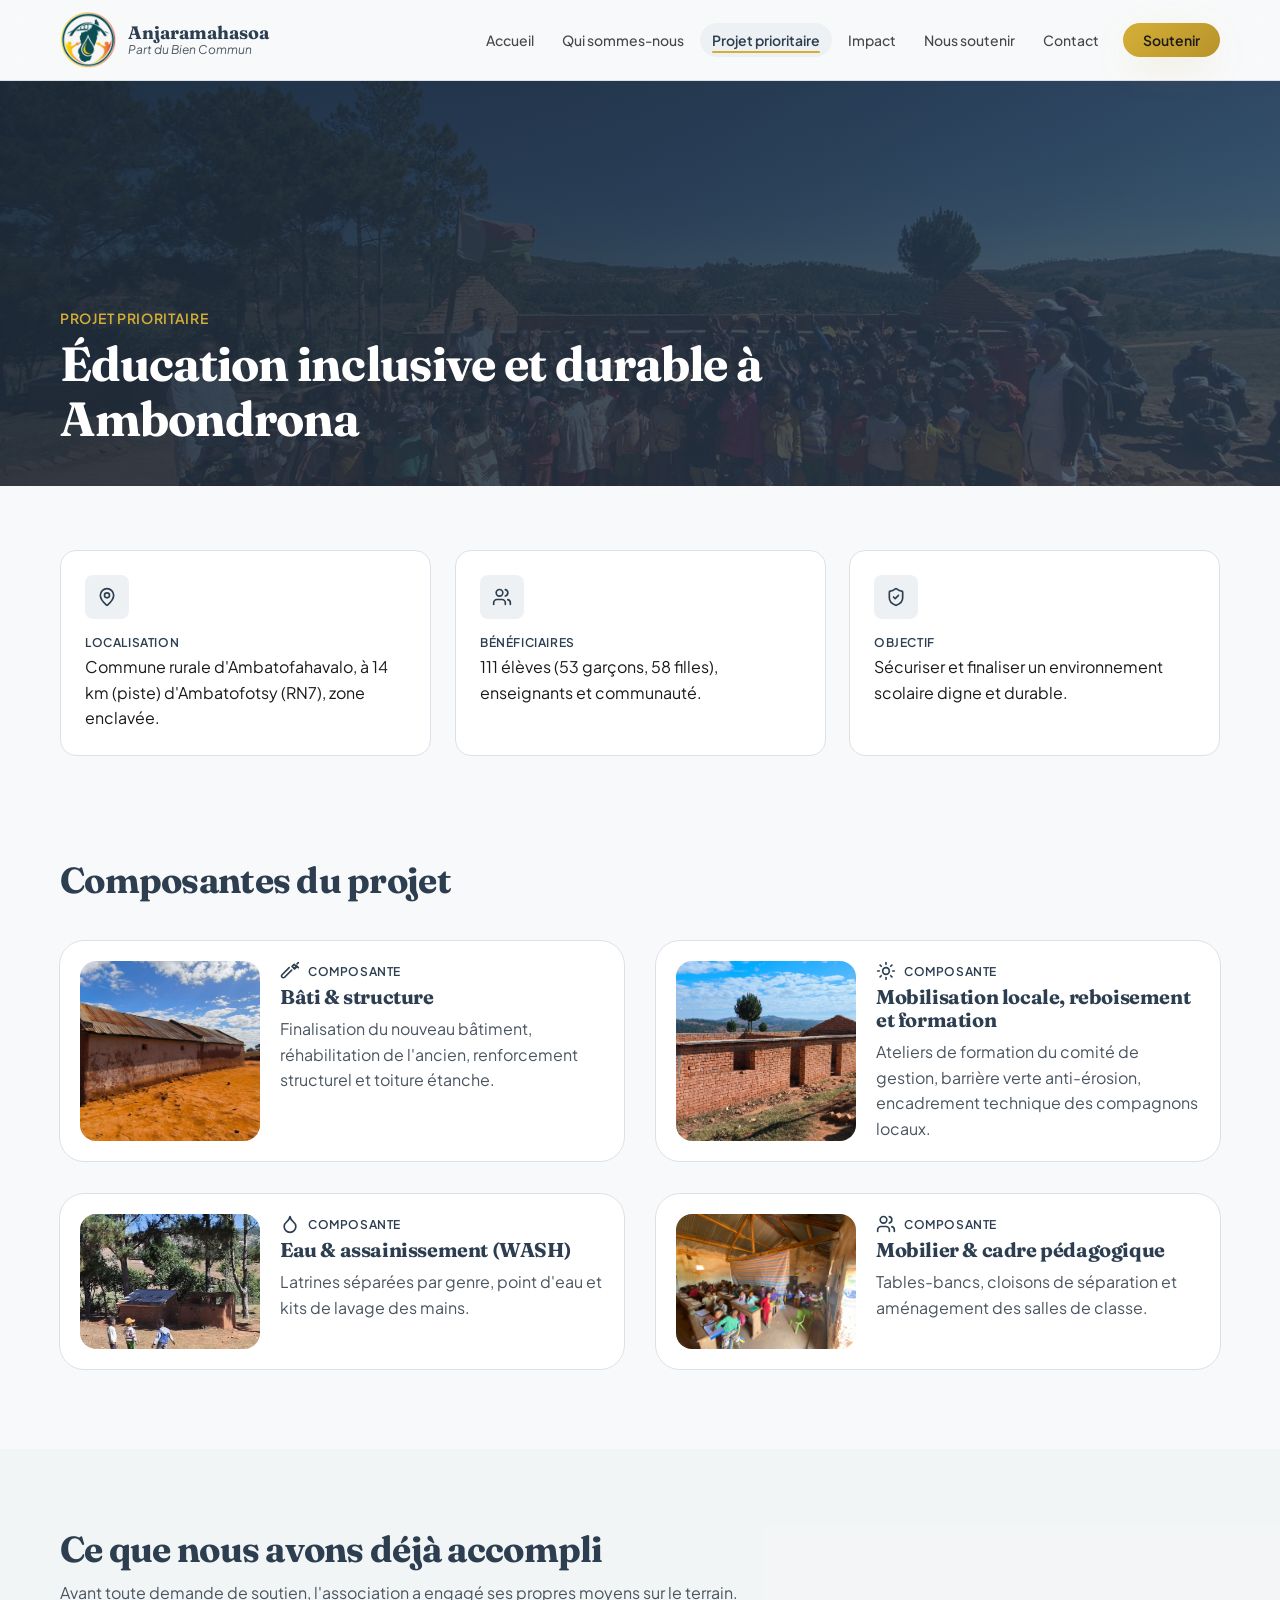
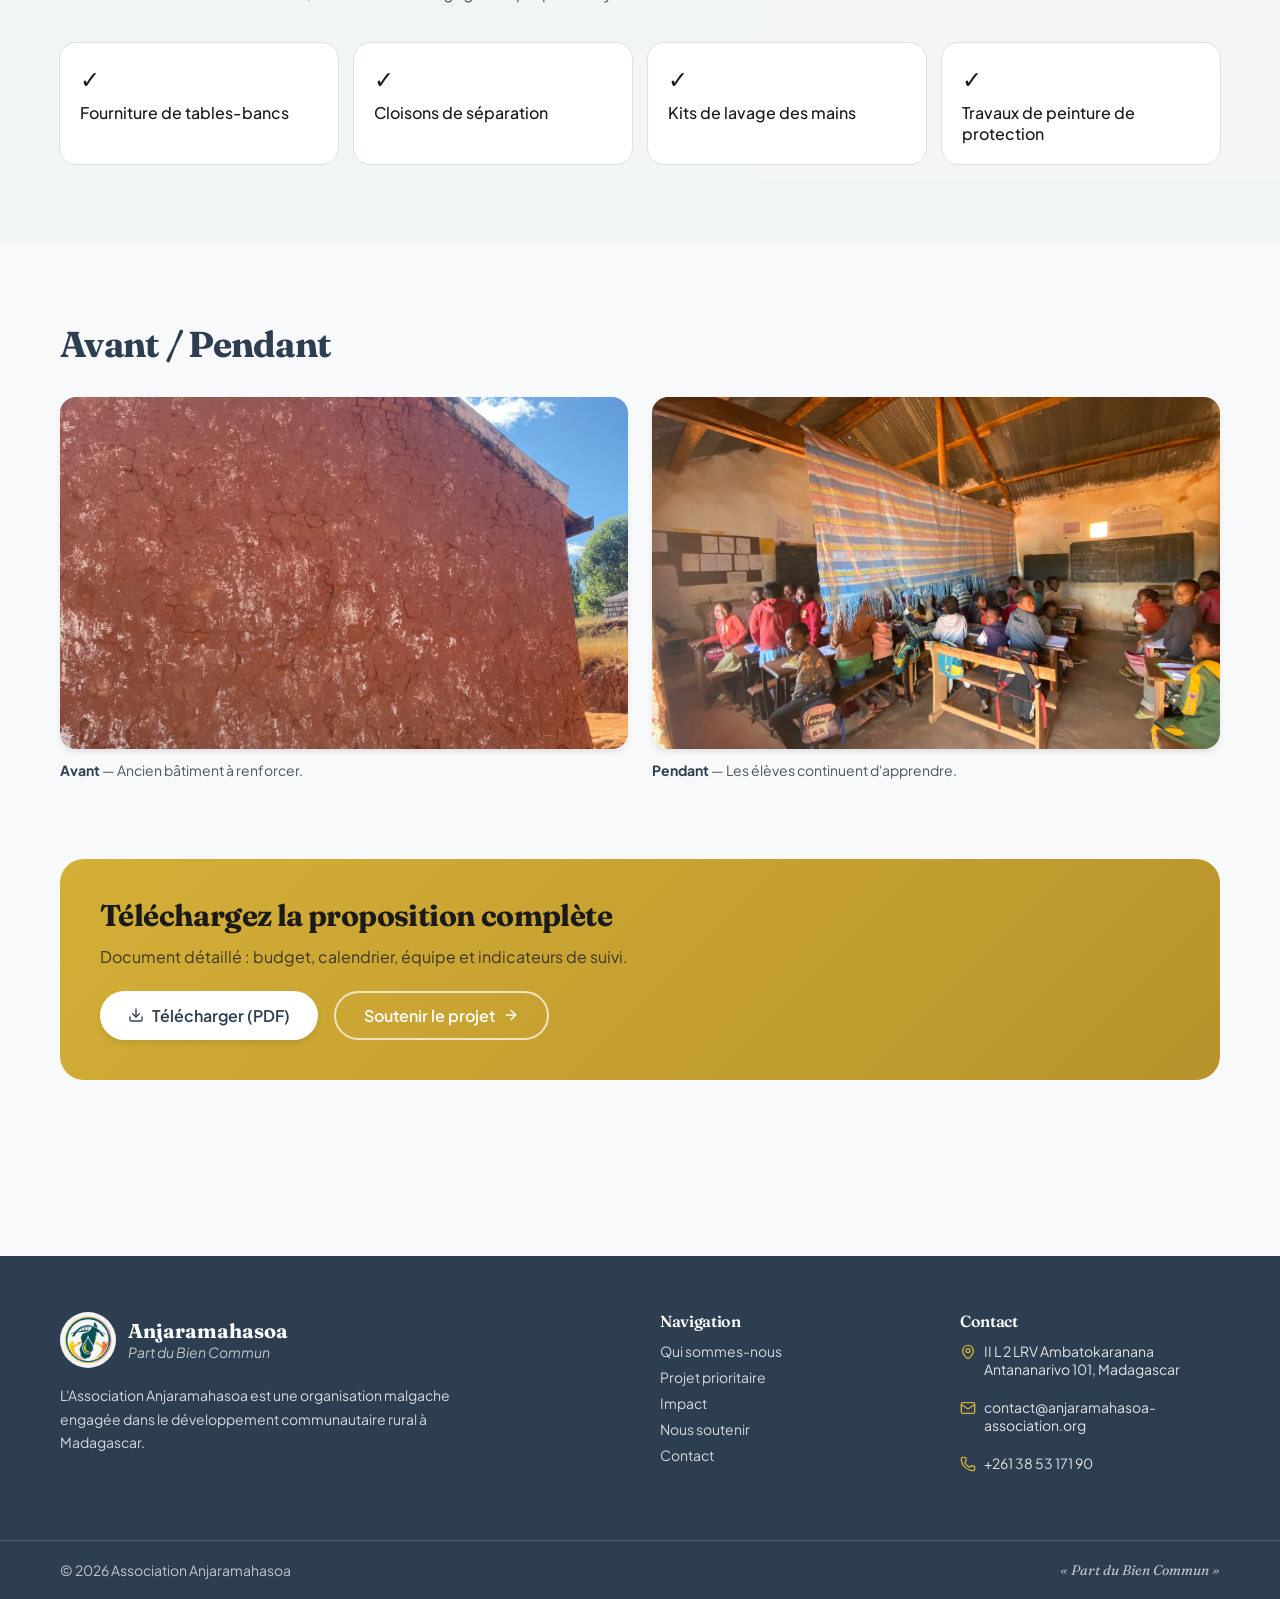
<file: projet.html>
<!DOCTYPE html>
<html lang="fr">
<head>
  <meta charset="utf-8" />
  <meta name="viewport" content="width=device-width, initial-scale=1" />
  <title>Projet prioritaire à Ambondrona — École rurale | Anjaramahasoa</title>
  <meta name="description" content="Projet d'école inclusive et durable à Ambondrona : finalisation du bâtiment, latrines, eau et mobilier scolaire pour 111 élèves d'une zone enclavée de Madagascar." />
  <meta name="author" content="Association Anjaramahasoa" />
  <meta name="robots" content="index, follow" />
  <link rel="canonical" href="https://anjaramahasoa-association.org/projet" />
  <!-- Géolocalisation -->
  <meta name="geo.region" content="MG" />
  <meta name="geo.placename" content="Antananarivo, Analamanga, Madagascar" />
  <!-- Open Graph -->
  <meta property="og:site_name" content="Association Anjaramahasoa" />
  <meta property="og:locale" content="fr_FR" />
  <meta property="og:type" content="website" />
  <meta property="og:title" content="Éducation inclusive et durable à Ambondrona" />
  <meta property="og:description" content="111 élèves, une communauté mobilisée, un projet concret à Madagascar." />
  <meta property="og:url" content="https://anjaramahasoa-association.org/projet" />
  <meta property="og:image" content="https://anjaramahasoa-association.org/assets/hero-school.jpg" />
  <meta property="og:image:width" content="1200" />
  <meta property="og:image:height" content="630" />
  <!-- Twitter Card -->
  <meta name="twitter:card" content="summary_large_image" />
  <meta name="twitter:title" content="Éducation inclusive et durable à Ambondrona" />
  <meta name="twitter:description" content="111 élèves, une communauté mobilisée, un projet concret à Madagascar." />
  <meta name="twitter:image" content="https://anjaramahasoa-association.org/assets/hero-school.jpg" />
  <link rel="preconnect" href="https://fonts.googleapis.com" />
  <link rel="preconnect" href="https://fonts.gstatic.com" crossorigin />
  <link href="https://fonts.googleapis.com/css2?family=Fraunces:opsz,wght@9..144,500;9..144,600;9..144,700;9..144,800&family=Plus+Jakarta+Sans:wght@400;500;600;700&display=swap" rel="stylesheet" />
  <link rel="stylesheet" href="css/styles.css" />
</head>
<body>
  <div id="header"></div>

  <main>
    <!-- HERO BAND -->
    <section class="hero-band">
      <img src="assets/hero-school.jpg" alt="EPP Ambohibololona" style="height:45vh;min-height:320px;" width="1600" height="1100" />
      <div class="hero-overlay"></div>
      <div class="band-content">
        <div class="container-page band-inner">
          <span class="eyebrow eyebrow-accent">Projet prioritaire</span>
          <h1 style="max-width:48rem;">Éducation inclusive et durable à Ambondrona</h1>
        </div>
      </div>
    </section>

    <!-- INFO CARDS -->
    <section class="container-page section-tight">
      <div class="grid md:grid-3 gap-6">
        <div class="info-card">
          <div class="ico"><svg class="icon" xmlns="http://www.w3.org/2000/svg" viewBox="0 0 24 24" fill="none" stroke="currentColor" stroke-width="2" stroke-linecap="round" stroke-linejoin="round"><path d="M20 10c0 4.993-5.539 10.193-7.399 11.799a1 1 0 0 1-1.202 0C9.539 20.193 4 14.993 4 10a8 8 0 0 1 16 0"/><circle cx="12" cy="10" r="3"/></svg></div>
          <div class="lbl">Localisation</div>
          <p>Commune rurale d'Ambatofahavalo, à 14 km (piste) d'Ambatofotsy (RN7), zone enclavée.</p>
        </div>
        <div class="info-card">
          <div class="ico"><svg class="icon" xmlns="http://www.w3.org/2000/svg" viewBox="0 0 24 24" fill="none" stroke="currentColor" stroke-width="2" stroke-linecap="round" stroke-linejoin="round"><path d="M16 21v-2a4 4 0 0 0-4-4H6a4 4 0 0 0-4 4v2"/><circle cx="9" cy="7" r="4"/><path d="M22 21v-2a4 4 0 0 0-3-3.87"/><path d="M16 3.13a4 4 0 0 1 0 7.75"/></svg></div>
          <div class="lbl">Bénéficiaires</div>
          <p>111 élèves (53 garçons, 58 filles), enseignants et communauté.</p>
        </div>
        <div class="info-card">
          <div class="ico"><svg class="icon" xmlns="http://www.w3.org/2000/svg" viewBox="0 0 24 24" fill="none" stroke="currentColor" stroke-width="2" stroke-linecap="round" stroke-linejoin="round"><path d="M20 13c0 5-3.5 7.5-7.66 8.95a1 1 0 0 1-.67-.01C7.5 20.5 4 18 4 13V6a1 1 0 0 1 1-1c2 0 4.5-1.2 6.24-2.72a1.17 1.17 0 0 1 1.52 0C14.51 3.81 17 5 19 5a1 1 0 0 1 1 1z"/><path d="m9 12 2 2 4-4"/></svg></div>
          <div class="lbl">Objectif</div>
          <p>Sécuriser et finaliser un environnement scolaire digne et durable.</p>
        </div>
      </div>
    </section>

    <!-- COMPOSANTES -->
    <section class="container-page" style="padding-block:2.5rem;">
      <h2 class="section-title" style="margin-top:0;">Composantes du projet</h2>
      <div class="grid md:grid-2 gap-8" style="margin-top:2.5rem;">
        <article class="comp-card">
          <img src="assets/bat.jpeg" alt="" width="1200" height="900" loading="lazy" />
          <div style="min-width:0;">
            <div class="meta"><svg class="icon" xmlns="http://www.w3.org/2000/svg" viewBox="0 0 24 24" fill="none" stroke="currentColor" stroke-width="2" stroke-linecap="round" stroke-linejoin="round"><path d="m14 11-8.5 8.5a2.12 2.12 0 1 1-3-3L11 8"/><path d="m22 2-1.5 1.5"/><path d="M19.5 5.5 22 8"/><path d="m17 9 2-2"/><path d="M14.5 6.5 17 4l3 3-2.5 2.5z"/></svg><span>Composante</span></div>
            <h3>Bâti &amp; structure</h3>
            <p>Finalisation du nouveau bâtiment, réhabilitation de l'ancien, renforcement structurel et toiture étanche.</p>
          </div>
        </article>
        <article class="comp-card">
          <img src="assets/construction.jpg" alt="" width="1200" height="900" loading="lazy" />
          <div style="min-width:0;">
            <div class="meta"><svg class="icon" xmlns="http://www.w3.org/2000/svg" viewBox="0 0 24 24" fill="none" stroke="currentColor" stroke-width="2" stroke-linecap="round" stroke-linejoin="round"><circle cx="12" cy="12" r="4"/><path d="M12 2v2"/><path d="M12 20v2"/><path d="m4.93 4.93 1.41 1.41"/><path d="m17.66 17.66 1.41 1.41"/><path d="M2 12h2"/><path d="M20 12h2"/><path d="m6.34 17.66-1.41 1.41"/><path d="m19.07 4.93-1.41 1.41"/></svg><span>Composante</span></div>
            <h3>Mobilisation locale, reboisement et formation</h3>
            <p>Ateliers de formation du comité de gestion, barrière verte anti-érosion, encadrement technique des compagnons locaux.</p>
          </div>
        </article>
        <article class="comp-card">
          <img src="assets/enfants.jpeg" alt="" width="1200" height="900" loading="lazy" />
          <div style="min-width:0;">
            <div class="meta"><svg class="icon" xmlns="http://www.w3.org/2000/svg" viewBox="0 0 24 24" fill="none" stroke="currentColor" stroke-width="2" stroke-linecap="round" stroke-linejoin="round"><path d="M12 22a7 7 0 0 0 7-7c0-2-1-3.9-3-5.5s-3.5-4-4-6.5c-.5 2.5-2 4.9-4 6.5C6 11.1 5 13 5 15a7 7 0 0 0 7 7z"/></svg><span>Composante</span></div>
            <h3>Eau &amp; assainissement (WASH)</h3>
            <p>Latrines séparées par genre, point d'eau et kits de lavage des mains.</p>
          </div>
        </article>
        <article class="comp-card">
          <img src="assets/mob.jpg" alt="" width="1200" height="900" loading="lazy" />
          <div style="min-width:0;">
            <div class="meta"><svg class="icon" xmlns="http://www.w3.org/2000/svg" viewBox="0 0 24 24" fill="none" stroke="currentColor" stroke-width="2" stroke-linecap="round" stroke-linejoin="round"><path d="M16 21v-2a4 4 0 0 0-4-4H6a4 4 0 0 0-4 4v2"/><circle cx="9" cy="7" r="4"/><path d="M22 21v-2a4 4 0 0 0-3-3.87"/><path d="M16 3.13a4 4 0 0 1 0 7.75"/></svg><span>Composante</span></div>
            <h3>Mobilier &amp; cadre pédagogique</h3>
            <p>Tables-bancs, cloisons de séparation et aménagement des salles de classe.</p>
          </div>
        </article>
      </div>
    </section>

    <!-- ACCOMPLI -->
    <section class="bg-secondary-50" style="margin-top:2.5rem;">
      <div class="container-page section">
        <h2 class="section-title" style="margin-top:0;">Ce que nous avons déjà accompli</h2>
        <p class="muted" style="margin-top:.75rem;max-width:48rem;">
          Avant toute demande de soutien, l'association a engagé ses propres moyens sur le terrain.
        </p>
        <div class="grid md:grid-2 lg:grid-4 gap-4" style="margin-top:2.5rem;">
          <div class="tile"><div class="check">✓</div><p>Fourniture de tables-bancs</p></div>
          <div class="tile"><div class="check">✓</div><p>Cloisons de séparation</p></div>
          <div class="tile"><div class="check">✓</div><p>Kits de lavage des mains</p></div>
          <div class="tile"><div class="check">✓</div><p>Travaux de peinture de protection</p></div>
        </div>
      </div>
    </section>

    <!-- AVANT / PENDANT -->
    <section class="container-page section">
      <h2 class="section-title" style="margin-top:0;">Avant / Pendant</h2>
      <div class="grid md:grid-2 gap-6" style="margin-top:2rem;">
        <figure>
          <img src="assets/before.jpg" alt="Ancien bâtiment" width="1200" height="900" loading="lazy" />
          <figcaption><strong>Avant</strong> — Ancien bâtiment à renforcer.</figcaption>
        </figure>
        <figure>
          <img src="assets/pendant.jpg" alt="Élèves dans la cour" width="1200" height="900" loading="lazy" />
          <figcaption><strong>Pendant</strong> — Les élèves continuent d'apprendre.</figcaption>
        </figure>
      </div>
    </section>

    <!-- DOWNLOAD CTA -->
    <section class="container-page" style="padding-bottom:5rem;">
      <div class="warm-panel">
        <h2 style="font-family:var(--font-display);font-size:1.875rem;">Téléchargez la proposition complète</h2>
        <p style="max-width:42rem;">Document détaillé : budget, calendrier, équipe et indicateurs de suivi.</p>
        <div class="hero-actions" style="margin-top:1.5rem;">
          <a href="#" class="btn-white">
            <svg class="icon" xmlns="http://www.w3.org/2000/svg" viewBox="0 0 24 24" fill="none" stroke="currentColor" stroke-width="2" stroke-linecap="round" stroke-linejoin="round"><path d="M21 15v4a2 2 0 0 1-2 2H5a2 2 0 0 1-2-2v-4"/><polyline points="7 10 12 15 17 10"/><line x1="12" x2="12" y1="15" y2="3"/></svg>
            Télécharger (PDF)
          </a>
          <a href="soutenir.html" class="btn-ghost-white">Soutenir le projet
            <svg class="icon" xmlns="http://www.w3.org/2000/svg" viewBox="0 0 24 24" fill="none" stroke="currentColor" stroke-width="2" stroke-linecap="round" stroke-linejoin="round"><path d="M5 12h14"/><path d="m12 5 7 7-7 7"/></svg>
          </a>
        </div>
      </div>
    </section>
  </main>

  <div id="footer"></div>
  <script src="js/main.js"></script>
  <script src="js/animations.js"></script>
</body>
</html>
</file>
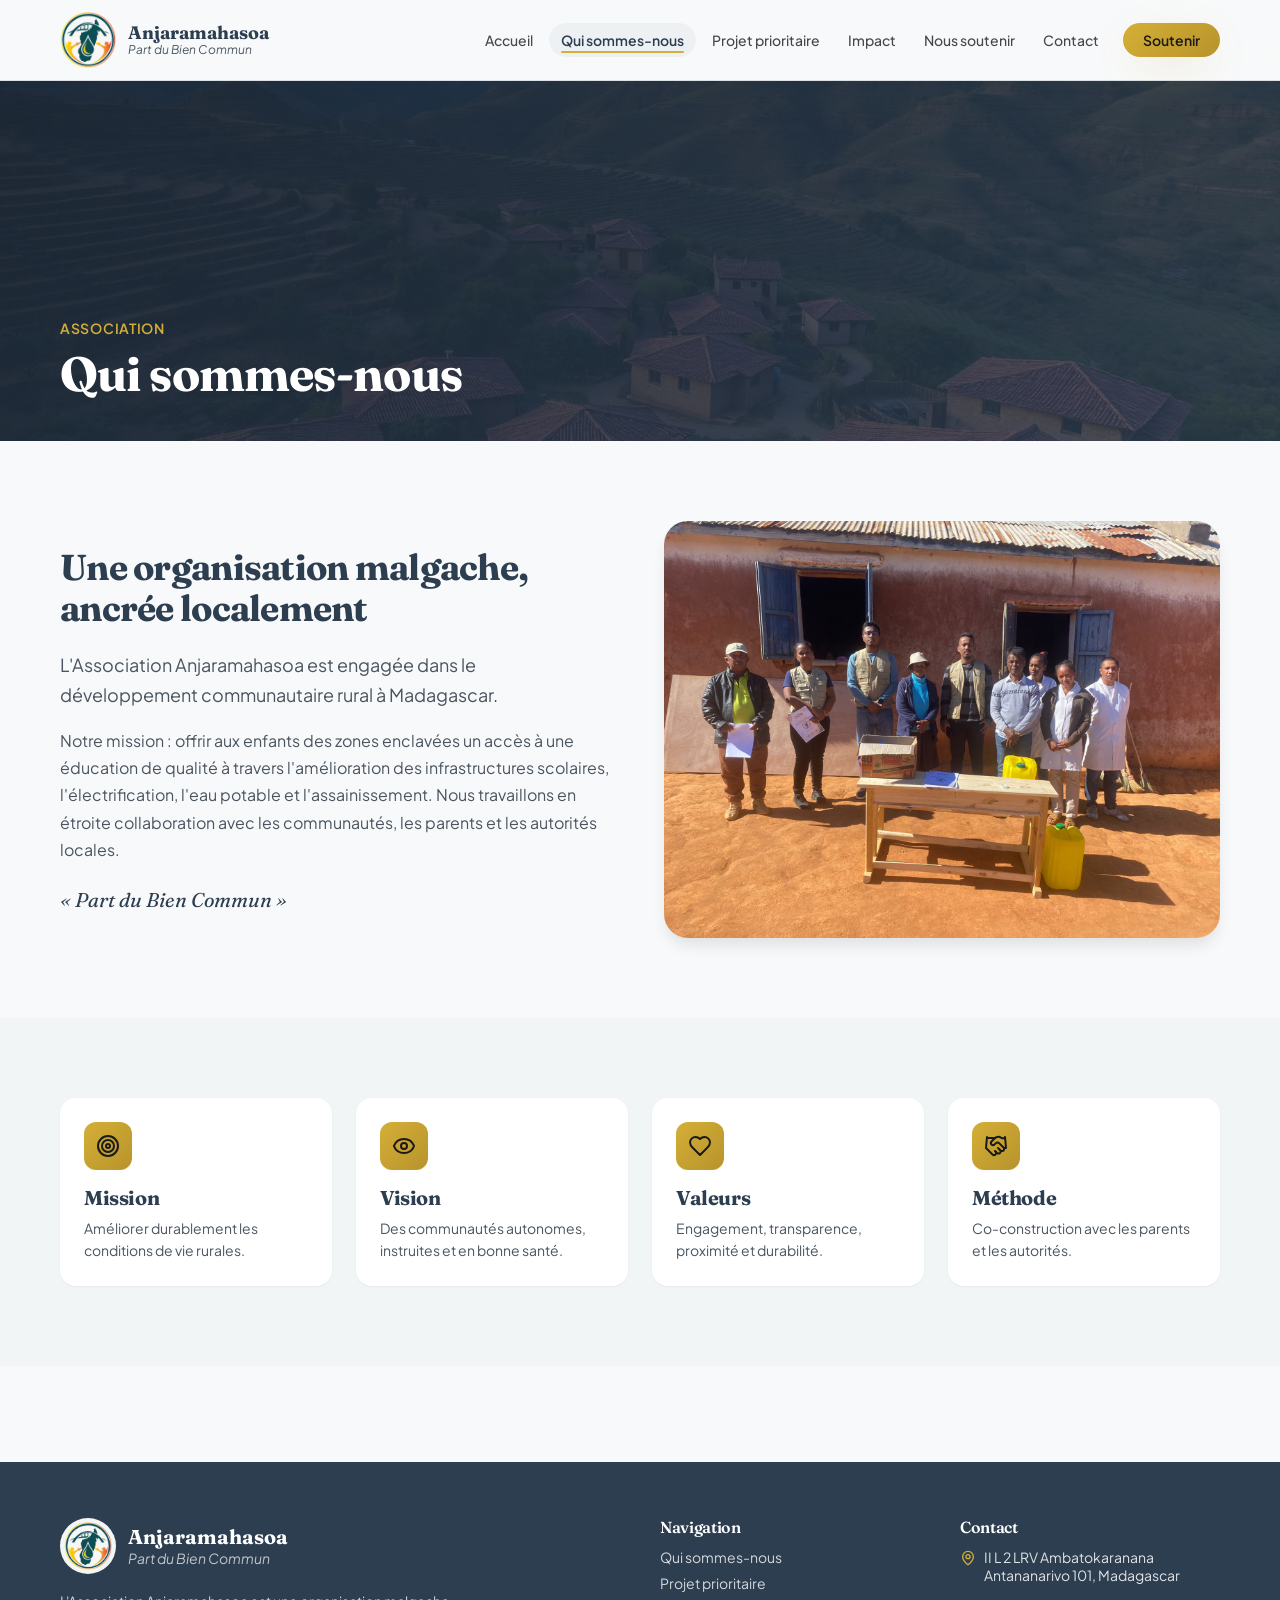
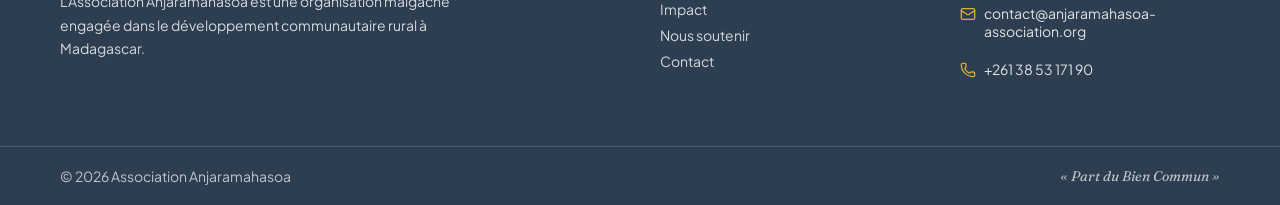
<file: qui-sommes-nous.html>
<!DOCTYPE html>
<html lang="fr">
<head>
  <meta charset="utf-8" />
  <meta name="viewport" content="width=device-width, initial-scale=1" />
  <title>Qui sommes-nous — Association Anjaramahasoa Madagascar</title>
  <meta name="description" content="Anjaramahasoa est une association malgache engagée dans le développement communautaire rural en Région Analamanga : éducation, eau potable et assainissement." />
  <meta name="author" content="Association Anjaramahasoa" />
  <meta name="robots" content="index, follow" />
  <link rel="canonical" href="https://anjaramahasoa-association.org/qui-sommes-nous" />
  <!-- Géolocalisation -->
  <meta name="geo.region" content="MG" />
  <meta name="geo.placename" content="Antananarivo, Analamanga, Madagascar" />
  <!-- Open Graph -->
  <meta property="og:site_name" content="Association Anjaramahasoa" />
  <meta property="og:locale" content="fr_FR" />
  <meta property="og:type" content="website" />
  <meta property="og:title" content="Qui sommes-nous — Anjaramahasoa" />
  <meta property="og:description" content="Association malgache pour l'éducation, l'eau et l'assainissement en milieu rural." />
  <meta property="og:url" content="https://anjaramahasoa-association.org/qui-sommes-nous" />
  <meta property="og:image" content="https://anjaramahasoa-association.org/assets/hero-school.jpg" />
  <meta property="og:image:width" content="1200" />
  <meta property="og:image:height" content="630" />
  <!-- Twitter Card -->
  <meta name="twitter:card" content="summary_large_image" />
  <meta name="twitter:title" content="Qui sommes-nous — Anjaramahasoa" />
  <meta name="twitter:description" content="Association malgache pour l'éducation, l'eau et l'assainissement en milieu rural." />
  <meta name="twitter:image" content="https://anjaramahasoa-association.org/assets/hero-school.jpg" />
  <link rel="preconnect" href="https://fonts.googleapis.com" />
  <link rel="preconnect" href="https://fonts.gstatic.com" crossorigin />
  <link href="https://fonts.googleapis.com/css2?family=Fraunces:opsz,wght@9..144,500;9..144,600;9..144,700;9..144,800&family=Plus+Jakarta+Sans:wght@400;500;600;700&display=swap" rel="stylesheet" />
  <link rel="stylesheet" href="css/styles.css" />
</head>
<body>
  <div id="header"></div>

  <main>
    <!-- HERO BAND -->
    <section class="hero-band">
      <img src="assets/village.jpg" alt="Village rural d'Analamanga" style="height:40vh;min-height:300px;" width="1600" height="900" />
      <div class="hero-overlay"></div>
      <div class="band-content">
        <div class="container-page band-inner">
          <span class="eyebrow eyebrow-accent">Association</span>
          <h1>Qui sommes-nous</h1>
        </div>
      </div>
    </section>

    <!-- INTRO -->
    <section class="container-page section">
      <div class="grid md:grid-2 md:items-center gap-12">
        <div>
          <h2 class="section-title" style="margin-top:0;">Une organisation malgache, ancrée localement</h2>
          <p class="lead" style="margin-top:1.25rem;">
            L'Association Anjaramahasoa est engagée dans le développement communautaire rural à Madagascar.
          </p>
          <p class="muted" style="margin-top:1rem;line-height:1.7;">
            Notre mission : offrir aux enfants des zones enclavées un accès à une éducation de qualité à travers l'amélioration des infrastructures scolaires, l'électrification, l'eau potable et l'assainissement. Nous travaillons en étroite collaboration avec les communautés, les parents et les autorités locales.
          </p>
          <p style="margin-top:1.5rem;font-family:var(--font-display);font-style:italic;font-size:1.25rem;color:var(--primary);">« Part du Bien Commun »</p>
        </div>
        <img src="assets/community.jpg" alt="Communauté villageoise" class="rounded-img-lg" width="1200" height="900" loading="lazy" />
      </div>
    </section>

    <!-- VALUES -->
    <section class="bg-secondary-50">
      <div class="container-page section grid md:grid-4 gap-6">
        <div class="value-card">
          <div class="ico"><svg class="icon" xmlns="http://www.w3.org/2000/svg" viewBox="0 0 24 24" fill="none" stroke="currentColor" stroke-width="2" stroke-linecap="round" stroke-linejoin="round"><circle cx="12" cy="12" r="10"/><circle cx="12" cy="12" r="6"/><circle cx="12" cy="12" r="2"/></svg></div>
          <h3>Mission</h3><p>Améliorer durablement les conditions de vie rurales.</p>
        </div>
        <div class="value-card">
          <div class="ico"><svg class="icon" xmlns="http://www.w3.org/2000/svg" viewBox="0 0 24 24" fill="none" stroke="currentColor" stroke-width="2" stroke-linecap="round" stroke-linejoin="round"><path d="M2.062 12.348a1 1 0 0 1 0-.696 10.75 10.75 0 0 1 19.876 0 1 1 0 0 1 0 .696 10.75 10.75 0 0 1-19.876 0"/><circle cx="12" cy="12" r="3"/></svg></div>
          <h3>Vision</h3><p>Des communautés autonomes, instruites et en bonne santé.</p>
        </div>
        <div class="value-card">
          <div class="ico"><svg class="icon" xmlns="http://www.w3.org/2000/svg" viewBox="0 0 24 24" fill="none" stroke="currentColor" stroke-width="2" stroke-linecap="round" stroke-linejoin="round"><path d="M19 14c1.49-1.46 3-3.21 3-5.5A5.5 5.5 0 0 0 16.5 3c-1.76 0-3 .5-4.5 2-1.5-1.5-2.74-2-4.5-2A5.5 5.5 0 0 0 2 8.5c0 2.3 1.5 4.05 3 5.5l7 7Z"/></svg></div>
          <h3>Valeurs</h3><p>Engagement, transparence, proximité et durabilité.</p>
        </div>
        <div class="value-card">
          <div class="ico"><svg class="icon" xmlns="http://www.w3.org/2000/svg" viewBox="0 0 24 24" fill="none" stroke="currentColor" stroke-width="2" stroke-linecap="round" stroke-linejoin="round"><path d="m11 17 2 2a1 1 0 1 0 3-3"/><path d="m14 14 2.5 2.5a1 1 0 1 0 3-3l-3.88-3.88a3 3 0 0 0-4.24 0l-.88.88a1 1 0 1 1-3-3l2.81-2.81a5.79 5.79 0 0 1 7.06-.87l.47.28a2 2 0 0 0 1.42.25L21 4"/><path d="m21 3 1 11h-2"/><path d="M3 3 2 14l6.5 6.5a1 1 0 1 0 3-3"/><path d="M3 4h8"/></svg></div>
          <h3>Méthode</h3><p>Co-construction avec les parents et les autorités.</p>
        </div>
      </div>
    </section>
  </main>

  <div id="footer"></div>
  <script src="js/main.js"></script>
  <script src="js/animations.js"></script>
</body>
</html>
</file>
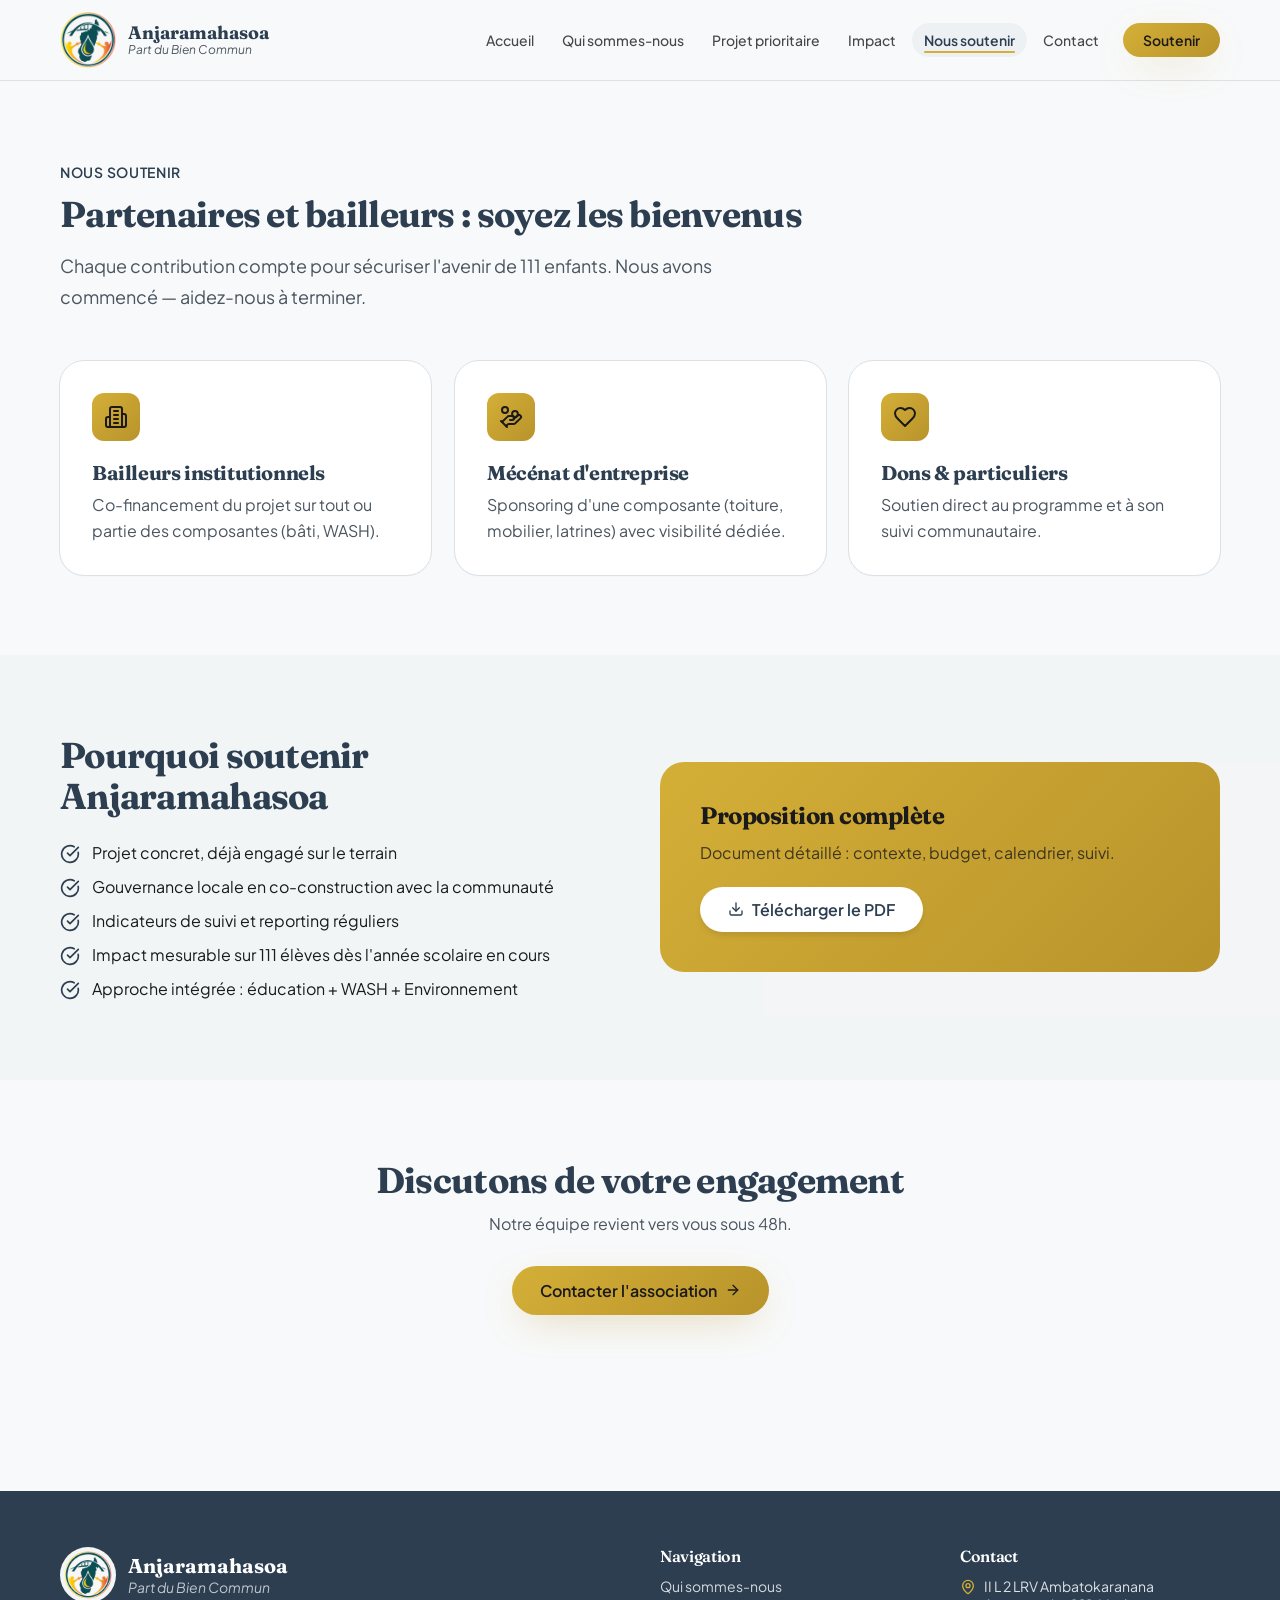
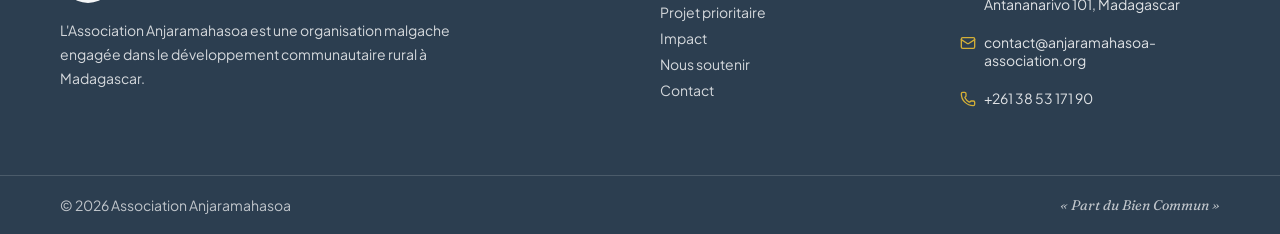
<file: soutenir.html>
<!DOCTYPE html>
<html lang="fr">
<head>
  <meta charset="utf-8" />
  <meta name="viewport" content="width=device-width, initial-scale=1" />
  <title>Nous soutenir — Faire un don | Anjaramahasoa Madagascar</title>
  <meta name="description" content="Devenez partenaire, bailleur ou donateur de l'association Anjaramahasoa et soutenez l'éducation rurale à Madagascar. Partenaires et bailleurs bienvenus." />
  <meta name="author" content="Association Anjaramahasoa" />
  <meta name="robots" content="index, follow" />
  <link rel="canonical" href="https://anjaramahasoa-association.org/soutenir" />
  <!-- Géolocalisation -->
  <meta name="geo.region" content="MG" />
  <meta name="geo.placename" content="Antananarivo, Analamanga, Madagascar" />
  <!-- Open Graph -->
  <meta property="og:site_name" content="Association Anjaramahasoa" />
  <meta property="og:locale" content="fr_FR" />
  <meta property="og:type" content="website" />
  <meta property="og:title" content="Comment nous soutenir" />
  <meta property="og:description" content="Partenaires, bailleurs et donateurs bienvenus pour l'éducation rurale à Madagascar." />
  <meta property="og:url" content="https://anjaramahasoa-association.org/soutenir" />
  <meta property="og:image" content="https://anjaramahasoa-association.org/assets/hero-school.jpg" />
  <meta property="og:image:width" content="1200" />
  <meta property="og:image:height" content="630" />
  <!-- Twitter Card -->
  <meta name="twitter:card" content="summary_large_image" />
  <meta name="twitter:title" content="Comment nous soutenir" />
  <meta name="twitter:description" content="Partenaires, bailleurs et donateurs bienvenus pour l'éducation rurale à Madagascar." />
  <meta name="twitter:image" content="https://anjaramahasoa-association.org/assets/hero-school.jpg" />
  <link rel="preconnect" href="https://fonts.googleapis.com" />
  <link rel="preconnect" href="https://fonts.gstatic.com" crossorigin />
  <link href="https://fonts.googleapis.com/css2?family=Fraunces:opsz,wght@9..144,500;9..144,600;9..144,700;9..144,800&family=Plus+Jakarta+Sans:wght@400;500;600;700&display=swap" rel="stylesheet" />
  <link rel="stylesheet" href="css/styles.css" />
</head>
<body>
  <div id="header"></div>

  <main>
    <!-- INTRO -->
    <section class="container-page section">
      <span class="eyebrow">Nous soutenir</span>
      <h1 class="section-title" style="font-size:2.25rem;">Partenaires et bailleurs : soyez les bienvenus</h1>
      <p class="lead" style="margin-top:1rem;max-width:42rem;">
        Chaque contribution compte pour sécuriser l'avenir de 111 enfants. Nous avons commencé —
        aidez-nous à terminer.
      </p>

      <div class="grid md:grid-3 gap-6" style="margin-top:3rem;">
        <div class="support-card">
          <div class="ico"><svg class="icon" xmlns="http://www.w3.org/2000/svg" viewBox="0 0 24 24" fill="none" stroke="currentColor" stroke-width="2" stroke-linecap="round" stroke-linejoin="round"><path d="M6 22V4a2 2 0 0 1 2-2h8a2 2 0 0 1 2 2v18Z"/><path d="M6 12H4a2 2 0 0 0-2 2v6a2 2 0 0 0 2 2h2"/><path d="M18 9h2a2 2 0 0 1 2 2v9a2 2 0 0 1-2 2h-2"/><path d="M10 6h4"/><path d="M10 10h4"/><path d="M10 14h4"/><path d="M10 18h4"/></svg></div>
          <h2>Bailleurs institutionnels</h2>
          <p>Co-financement du projet sur tout ou partie des composantes (bâti, WASH).</p>
        </div>
        <div class="support-card">
          <div class="ico"><svg class="icon" xmlns="http://www.w3.org/2000/svg" viewBox="0 0 24 24" fill="none" stroke="currentColor" stroke-width="2" stroke-linecap="round" stroke-linejoin="round"><path d="M11 15h2a2 2 0 1 0 0-4h-3c-.6 0-1.1.2-1.4.6L3 17"/><path d="m7 21 1.6-1.4c.3-.4.8-.6 1.4-.6h4c1.1 0 2.1-.4 2.8-1.2l4.6-4.4a2 2 0 0 0-2.75-2.91l-4.2 3.9"/><path d="m2 16 6 6"/><circle cx="16" cy="9" r="2.9"/><circle cx="6" cy="5" r="3"/></svg></div>
          <h2>Mécénat d'entreprise</h2>
          <p>Sponsoring d'une composante (toiture, mobilier, latrines) avec visibilité dédiée.</p>
        </div>
        <div class="support-card">
          <div class="ico"><svg class="icon" xmlns="http://www.w3.org/2000/svg" viewBox="0 0 24 24" fill="none" stroke="currentColor" stroke-width="2" stroke-linecap="round" stroke-linejoin="round"><path d="M19 14c1.49-1.46 3-3.21 3-5.5A5.5 5.5 0 0 0 16.5 3c-1.76 0-3 .5-4.5 2-1.5-1.5-2.74-2-4.5-2A5.5 5.5 0 0 0 2 8.5c0 2.3 1.5 4.05 3 5.5l7 7Z"/></svg></div>
          <h2>Dons &amp; particuliers</h2>
          <p>Soutien direct au programme et à son suivi communautaire.</p>
        </div>
      </div>
    </section>

    <!-- POURQUOI -->
    <section class="bg-secondary-50">
      <div class="container-page section grid md:grid-2 md:items-center gap-10">
        <div>
          <h2 class="section-title" style="margin-top:0;">Pourquoi soutenir Anjaramahasoa</h2>
          <ul class="check-list">
            <li><svg class="icon" xmlns="http://www.w3.org/2000/svg" viewBox="0 0 24 24" fill="none" stroke="currentColor" stroke-width="2" stroke-linecap="round" stroke-linejoin="round"><path d="M21.801 10A10 10 0 1 1 17 3.335"/><path d="m9 11 3 3L22 4"/></svg><span>Projet concret, déjà engagé sur le terrain</span></li>
            <li><svg class="icon" xmlns="http://www.w3.org/2000/svg" viewBox="0 0 24 24" fill="none" stroke="currentColor" stroke-width="2" stroke-linecap="round" stroke-linejoin="round"><path d="M21.801 10A10 10 0 1 1 17 3.335"/><path d="m9 11 3 3L22 4"/></svg><span>Gouvernance locale en co-construction avec la communauté</span></li>
            <li><svg class="icon" xmlns="http://www.w3.org/2000/svg" viewBox="0 0 24 24" fill="none" stroke="currentColor" stroke-width="2" stroke-linecap="round" stroke-linejoin="round"><path d="M21.801 10A10 10 0 1 1 17 3.335"/><path d="m9 11 3 3L22 4"/></svg><span>Indicateurs de suivi et reporting réguliers</span></li>
            <li><svg class="icon" xmlns="http://www.w3.org/2000/svg" viewBox="0 0 24 24" fill="none" stroke="currentColor" stroke-width="2" stroke-linecap="round" stroke-linejoin="round"><path d="M21.801 10A10 10 0 1 1 17 3.335"/><path d="m9 11 3 3L22 4"/></svg><span>Impact mesurable sur 111 élèves dès l'année scolaire en cours</span></li>
            <li><svg class="icon" xmlns="http://www.w3.org/2000/svg" viewBox="0 0 24 24" fill="none" stroke="currentColor" stroke-width="2" stroke-linecap="round" stroke-linejoin="round"><path d="M21.801 10A10 10 0 1 1 17 3.335"/><path d="m9 11 3 3L22 4"/></svg><span>Approche intégrée : éducation + WASH + Environnement</span></li>
          </ul>
        </div>
        <div class="warm-panel">
          <h3 style="font-family:var(--font-display);font-size:1.5rem;">Proposition complète</h3>
          <p>Document détaillé : contexte, budget, calendrier, suivi.</p>
          <a href="#" class="btn-white" style="margin-top:1.5rem;">
            <svg class="icon" xmlns="http://www.w3.org/2000/svg" viewBox="0 0 24 24" fill="none" stroke="currentColor" stroke-width="2" stroke-linecap="round" stroke-linejoin="round"><path d="M21 15v4a2 2 0 0 1-2 2H5a2 2 0 0 1-2-2v-4"/><polyline points="7 10 12 15 17 10"/><line x1="12" x2="12" y1="15" y2="3"/></svg>
            Télécharger le PDF
          </a>
        </div>
      </div>
    </section>

    <!-- CTA -->
    <section class="container-page section" style="text-align:center;">
      <h2 class="section-title" style="margin-top:0;">Discutons de votre engagement</h2>
      <p class="muted" style="margin-top:.75rem;">Notre équipe revient vers vous sous 48h.</p>
      <a href="contact.html" class="btn-primary" style="margin-top:2rem;">Contacter l'association
        <svg class="icon" xmlns="http://www.w3.org/2000/svg" viewBox="0 0 24 24" fill="none" stroke="currentColor" stroke-width="2" stroke-linecap="round" stroke-linejoin="round"><path d="M5 12h14"/><path d="m12 5 7 7-7 7"/></svg>
      </a>
    </section>
  </main>

  <div id="footer"></div>
  <script src="js/main.js"></script>
  <script src="js/animations.js"></script>
</body>
</html>
</file>
<file: css/styles.css>
/* ============================================================
   Anjaramahasoa — styles (conversion HTML/CSS/JS du design Lovable)
   ============================================================ */

:root {
  --radius: 0.75rem;

  /* ----- Palette institutionnelle -----
     Fond / surfaces : #F8F9FA
     Texte           : #1A1A1A
     Primaire (actions fortes, titres) : #2C3E50  (bleu nuit)
     Secondaire (accents, CTA)         : #D4AF37  (or)            */

  --background: #F8F9FA;          /* fond général */
  --foreground: #1A1A1A;          /* texte principal (contraste ~17:1 sur le fond) */
  --card: #FFFFFF;                /* surfaces / cartes */
  --card-foreground: #1A1A1A;

  --primary: #2C3E50;             /* bleu nuit — boutons forts, titres */
  --primary-foreground: #FFFFFF;  /* texte sur primaire (contraste ~9.7:1) */
  --primary-dark: #233140;        /* variante foncée (hover) */

  --secondary: #EEF1F4;           /* surface secondaire douce (gris bleuté) */
  --secondary-foreground: #2C3E50;

  --muted: #EDEFF2;
  --muted-foreground: #4A5560;    /* texte secondaire (contraste ~7:1 sur le fond) */

  /* Accent OR : utilisé comme SURFACE (badges, boutons CTA, icônes) avec
     texte foncé par-dessus. Jamais comme texte de petite taille sur fond clair. */
  --accent: #D4AF37;              /* or */
  --accent-foreground: #1A1A1A;   /* texte foncé sur l'or (contraste ~9.8:1) */
  --accent-dark: #B8932B;         /* or foncé (hover / dégradé) */

  /* Pour les libellés / "eyebrows" lisibles sur fond clair : bleu nuit,
     pas l'or (l'or n'a pas un contraste suffisant comme texte fin). */
  --accent-orange: #2C3E50;

  --border: #DCE1E7;              /* bordures discrètes */
  --input: #D2D8DF;
  --ring: #2C3E50;
  --beige: #F1F3F5;               /* bandes claires alternées */
  --cream: #FBFCFD;

  /* Dégradé "doré" pour les boutons CTA et surfaces d'accent */
  --gradient-warm: linear-gradient(135deg, #D4AF37 0%, #B8932B 100%);
  /* Dégradé hero : bleu nuit institutionnel */
  --gradient-hero: linear-gradient(135deg, rgba(28,40,54,0.94) 0%, rgba(44,62,80,0.80) 100%);

  --shadow-soft: 0 10px 40px -10px color-mix(in oklab, var(--primary) 25%, transparent);
  --shadow-warm: 0 12px 40px -12px color-mix(in oklab, #B8932B 40%, transparent);

  --font-display: "Fraunces", Georgia, serif;
  --font-sans: "Plus Jakarta Sans", ui-sans-serif, system-ui, sans-serif;
}

* { box-sizing: border-box; margin: 0; padding: 0; border-color: var(--border); }
html { scroll-behavior: smooth; }
body {
  background-color: var(--background);
  color: var(--foreground);
  font-family: var(--font-sans);
  -webkit-font-smoothing: antialiased;
  min-height: 100vh;
  display: flex;
  flex-direction: column;
}
main { flex: 1 1 auto; }
img { display: block; max-width: 100%; }
a { color: inherit; text-decoration: none; }
ul { list-style: none; }

h1, h2, h3, h4 { font-family: var(--font-display); letter-spacing: -0.02em; line-height: 1.15; }

/* ----- utilities ----- */
.container-page {
  width: 100%;
  max-width: 1200px;
  margin-inline: auto;
  padding-inline: 1.25rem;
}

.btn-primary {
  display: inline-flex; align-items: center; justify-content: center; gap: 0.5rem;
  background: var(--gradient-warm); color: var(--accent-foreground); font-weight: 600;
  padding: 0.875rem 1.75rem; border-radius: 9999px; border: 0; cursor: pointer;
  box-shadow: var(--shadow-warm);
  transition: transform .2s ease, box-shadow .2s ease;
  font-family: var(--font-sans); font-size: 1rem;
}
.btn-primary:hover { transform: translateY(-2px); }

.btn-outline {
  display: inline-flex; align-items: center; justify-content: center; gap: 0.5rem;
  border: 2px solid var(--primary); color: var(--primary); font-weight: 600;
  padding: 0.75rem 1.75rem; border-radius: 9999px; background: transparent; cursor: pointer;
  transition: all .2s ease; font-family: var(--font-sans); font-size: 1rem;
}
.btn-outline:hover { background: var(--primary); color: var(--primary-foreground); }

.btn-white {
  display: inline-flex; align-items: center; gap: .5rem;
  background: #fff; color: var(--primary); padding: .75rem 1.75rem;
  border-radius: 9999px; font-weight: 600; box-shadow: 0 4px 6px -1px rgba(0,0,0,.1);
  transition: box-shadow .2s ease;
}
.btn-white:hover { box-shadow: 0 10px 15px -3px rgba(0,0,0,.1); }

.btn-ghost-white {
  display: inline-flex; align-items: center; justify-content: center; gap: .5rem;
  border: 2px solid rgba(255,255,255,.7); color: #fff; padding: .75rem 1.75rem;
  border-radius: 9999px; font-weight: 600; transition: background .2s ease;
}
.btn-ghost-white:hover { background: rgba(255,255,255,.1); }

.icon { width: 1rem; height: 1rem; stroke-width: 2; }

/* eyebrow / labels */
.eyebrow { font-size: .875rem; font-weight: 600; text-transform: uppercase; letter-spacing: .05em; color: var(--accent-orange); }
.eyebrow-accent { color: var(--accent); }

.lead { font-size: 1.125rem; color: var(--muted-foreground); line-height: 1.7; }
.muted { color: var(--muted-foreground); }
.text-primary { color: var(--primary); }

/* ============================================================
   HEADER
   ============================================================ */
.site-header {
  position: sticky; top: 0; z-index: 50;
  border-bottom: 1px solid var(--border);
  background: color-mix(in oklab, var(--background) 85%, transparent);
  backdrop-filter: blur(12px);
}
.header-inner { display: flex; height: 5rem; align-items: center; justify-content: space-between; gap: 1rem; }
.brand { display: flex; align-items: center; gap: .75rem; min-width: 0; }
.brand img { height: 3.5rem; width: 3.5rem; flex-shrink: 0; }
.brand-name { font-family: var(--font-display); font-size: 1.125rem; font-weight: 700; color: var(--primary); line-height: 1.1; }
.brand-tag { font-size: .75rem; color: var(--muted-foreground); font-style: italic; }

.nav-desktop { display: none; align-items: center; gap: .25rem; }
.nav-desktop a.nav-link {
  border-radius: 9999px; padding: .5rem .75rem; font-size: .875rem; font-weight: 500;
  color: color-mix(in oklab, var(--foreground) 80%, transparent);
  transition: background .2s, color .2s;
}
.nav-desktop a.nav-link:hover { background: var(--secondary); color: var(--primary); }
.nav-desktop a.nav-link.active { font-weight: 600; background: var(--secondary); color: var(--primary); }
.nav-cta { margin-left: .5rem; padding: .5rem 1.25rem !important; font-size: .875rem; }

.menu-toggle { display: inline-flex; padding: .5rem; color: var(--primary); background: none; border: 0; cursor: pointer; }
.menu-toggle .icon { width: 1.5rem; height: 1.5rem; }

.nav-mobile { display: none; border-top: 1px solid var(--border); background: var(--background); }
.nav-mobile.open { display: block; }
.nav-mobile nav { display: flex; flex-direction: column; padding-block: 1rem; }
.nav-mobile a {
  padding: .75rem .5rem; font-size: 1rem; font-weight: 500;
  color: color-mix(in oklab, var(--foreground) 90%, transparent);
  border-bottom: 1px solid color-mix(in oklab, var(--border) 60%, transparent);
}
.nav-mobile a:last-child { border-bottom: 0; }
.nav-mobile a.active { font-weight: 600; color: var(--primary); }

@media (min-width: 1024px) {
  .nav-desktop { display: flex; }
  .menu-toggle { display: none; }
  .nav-mobile { display: none !important; }
}

/* ============================================================
   HERO / SECTIONS
   ============================================================ */
.hero { position: relative; overflow: hidden; }
.hero > img { position: absolute; inset: 0; height: 100%; width: 100%; object-fit: cover; }
.hero-overlay { position: absolute; inset: 0; background: var(--gradient-hero); }
.hero-content { position: relative; padding-block: 6rem; color: var(--primary-foreground); }

.pill {
  display: inline-flex; align-items: center; gap: .5rem;
  border-radius: 9999px; background: rgba(255,255,255,.1); backdrop-filter: blur(4px);
  padding: .375rem 1rem; font-size: .75rem; font-weight: 600;
  text-transform: uppercase; letter-spacing: .05em; color: var(--accent);
  box-shadow: inset 0 0 0 1px rgba(255,255,255,.2);
}

.hero-title { margin-top: 1.5rem; max-width: 56rem; font-size: 2.25rem; font-weight: 700; }
.hero-title .accent { color: var(--accent); }
.hero-lead { margin-top: 1.5rem; max-width: 42rem; font-size: 1.125rem; color: rgba(255,255,255,.9); line-height: 1.7; }
.hero-actions { margin-top: 2.5rem; display: flex; flex-wrap: wrap; gap: 1rem; }

/* page hero with image band */
.hero-band { position: relative; }
.hero-band > img { width: 100%; object-fit: cover; }
.hero-band .band-content {
  position: absolute; inset: 0; display: flex; align-items: flex-end;
}
.hero-band .band-inner { padding-bottom: 2.5rem; color: var(--primary-foreground); }
.hero-band h1 { margin-top: .5rem; font-size: 2.25rem; font-weight: 700; }

.section { padding-block: 5rem; }
.section-tight { padding-block: 4rem; }
.section-title { margin-top: .75rem; font-size: 1.875rem; font-weight: 700; color: var(--primary); }
.section-lead { margin-top: 1.25rem; max-width: 42rem; }

.bg-secondary-soft { background: color-mix(in oklab, var(--secondary) 60%, transparent); }
.bg-secondary-50 { background: color-mix(in oklab, var(--secondary) 50%, transparent); }
.bg-cream-beige { background: linear-gradient(to bottom, var(--cream), var(--beige)); }

/* ============================================================
   GRID HELPERS
   ============================================================ */
.grid { display: grid; gap: 1.5rem; }
.gap-6 { gap: 1.5rem; }
.gap-4 { gap: 1rem; }
.gap-8 { gap: 2rem; }
.gap-10 { gap: 2.5rem; }
.gap-12 { gap: 3rem; }

/* ----- stats ----- */
.stat-card { border-radius: 1rem; background: var(--card); padding: 1.5rem; text-align: center; box-shadow: 0 1px 2px rgba(0,0,0,.05); }
.stat-value { font-family: var(--font-display); font-size: 2.25rem; font-weight: 700; color: var(--primary); }
.stat-label { margin-top: .25rem; font-size: .875rem; color: var(--muted-foreground); }

/* ----- mission feature pills ----- */
.feature {
  display: flex; align-items: center; gap: .75rem;
  border-radius: .75rem; border: 1px solid var(--border); background: var(--card); padding: 1rem;
}
.feature .ico {
  display: grid; place-items: center; height: 2.5rem; width: 2.5rem; flex-shrink: 0;
  border-radius: .5rem; background: var(--secondary); color: var(--primary);
}
.feature span { font-weight: 500; color: var(--foreground); }
.feature .icon { width: 1.25rem; height: 1.25rem; }

.rounded-img-lg { border-radius: 1.5rem; box-shadow: 0 10px 15px -3px rgba(0,0,0,.1); width: 100%; height: 100%; max-height: 30rem; object-fit: cover; object-position: center; }
.rounded-img-xl { border-radius: 1.5rem; }

.quote-float {
  position: absolute; bottom: -1.5rem; left: -1.5rem; max-width: 18rem;
  border-radius: 1rem; background: var(--card); padding: 1.25rem;
  box-shadow: 0 20px 25px -5px rgba(0,0,0,.1); box-shadow: 0 0 0 1px var(--border), 0 20px 25px -5px rgba(0,0,0,.1);
}
.quote-float p { font-size: .875rem; font-style: italic; color: var(--muted-foreground); }

/* ----- project highlight cards ----- */
.card-img {
  overflow: hidden; border-radius: 1rem; background: var(--card);
  box-shadow: 0 1px 2px rgba(0,0,0,.05); outline: 1px solid var(--border);
}
.card-img > img { height: 13rem; width: 100%; object-fit: cover; }
.card-img .body { padding: 1.5rem; }
.card-img h3 { font-family: var(--font-display); font-size: 1.25rem; font-weight: 700; color: var(--primary); }
.card-img p { margin-top: .5rem; font-size: .875rem; color: var(--muted-foreground); line-height: 1.6; }

/* ----- CTA block ----- */
.cta-block {
  overflow: hidden; border-radius: 1.5rem; background: var(--primary);
  padding: 2.5rem; color: var(--primary-foreground); position: relative;
}
.cta-glow { position: absolute; right: -5rem; top: -5rem; height: 18rem; width: 18rem; border-radius: 9999px; background: var(--accent); opacity: .18; }
.cta-block .inner { position: relative; max-width: 42rem; }
.cta-block h2 { font-size: 1.875rem; font-weight: 700; }
.cta-block h2 .accent { color: var(--accent); }
.cta-list { margin-top: 1.5rem; display: flex; flex-direction: column; gap: .5rem; color: rgba(255,255,255,.9); }
.cta-list li { display: flex; align-items: flex-start; gap: .5rem; }
.cta-list .icon { color: var(--accent); margin-top: .125rem; flex-shrink: 0; width: 1.25rem; height: 1.25rem; }

/* ----- value cards (about) ----- */
.value-card { border-radius: 1rem; background: var(--card); padding: 1.5rem; box-shadow: 0 1px 2px rgba(0,0,0,.05); }
.value-card .ico { display: grid; place-items: center; height: 3rem; width: 3rem; border-radius: .75rem; color: var(--accent-foreground); background: var(--gradient-warm); }
.value-card h3 { margin-top: 1rem; font-family: var(--font-display); font-size: 1.25rem; font-weight: 700; color: var(--primary); }
.value-card p { margin-top: .5rem; font-size: .875rem; color: var(--muted-foreground); line-height: 1.6; }
.value-card .icon { width: 1.5rem; height: 1.5rem; }

/* ----- project info cards ----- */
.info-card { border-radius: 1rem; border: 1px solid var(--border); background: var(--card); padding: 1.5rem; }
.info-card .ico { display: grid; place-items: center; height: 2.75rem; width: 2.75rem; border-radius: .5rem; background: var(--secondary); color: var(--primary); }
.info-card .icon { width: 1.25rem; height: 1.25rem; }
.info-card .lbl { margin-top: 1rem; font-size: .75rem; font-weight: 600; text-transform: uppercase; letter-spacing: .05em; color: var(--accent-orange); }
.info-card p { margin-top: .25rem; color: var(--foreground); line-height: 1.6; }

/* ----- component cards (project) ----- */
.comp-card {
  display: grid; grid-template-columns: minmax(0,1fr); gap: 1.25rem;
  border-radius: 1.5rem; background: var(--card); padding: 1.25rem; outline: 1px solid var(--border);
}
.comp-card > img { height: 11rem; width: 100%; object-fit: cover; border-radius: 1rem; }
.comp-card .meta { display: flex; align-items: center; gap: .5rem; color: var(--accent-orange); }
.comp-card .meta .icon { width: 1.25rem; height: 1.25rem; }
.comp-card .meta span { font-size: .75rem; font-weight: 600; text-transform: uppercase; letter-spacing: .05em; }
.comp-card h3 { margin-top: .25rem; font-family: var(--font-display); font-size: 1.25rem; font-weight: 700; color: var(--primary); }
.comp-card p { margin-top: .5rem; color: var(--muted-foreground); line-height: 1.6; }

/* ----- accomplished tiles ----- */
.tile { border-radius: 1rem; background: var(--card); padding: 1.25rem; outline: 1px solid var(--border); }
.tile .check { font-size: 1.5rem; }
.tile p { margin-top: .5rem; font-weight: 500; color: var(--foreground); }

/* ----- before/after ----- */
figure img { border-radius: 1rem; box-shadow: 0 4px 6px -1px rgba(0,0,0,.1); width: 100%; height: 22rem; object-fit: cover; object-position: center; }
figure figcaption { margin-top: .75rem; font-size: .875rem; color: var(--muted-foreground); }
figure figcaption strong { color: var(--primary); }

/* ----- warm panel (surface OR : texte foncé pour le contraste) ----- */
.warm-panel { border-radius: 1.5rem; padding: 2.5rem; color: var(--accent-foreground); background: var(--gradient-warm); }
.warm-panel h2, .warm-panel h3 { font-weight: 700; color: var(--accent-foreground); }
.warm-panel p { margin-top: .75rem; color: color-mix(in oklab, var(--accent-foreground) 80%, transparent); }

/* ----- impact cards ----- */
.impact-warm { border-radius: 1.5rem; padding: 2rem; color: var(--accent-foreground); background: var(--gradient-warm); }
.impact-warm .icon { width: 2rem; height: 2rem; }
.impact-warm .big { margin-top: 1rem; font-family: var(--font-display); font-size: 3rem; font-weight: 700; }
.impact-warm p { margin-top: .5rem; font-weight: 500; }

.impact-primary { border-radius: 1.5rem; background: var(--primary); padding: 2rem; color: var(--primary-foreground); }
.impact-primary .icon { width: 2rem; height: 2rem; color: var(--accent); }
.impact-primary h3 { margin-top: 1rem; font-family: var(--font-display); font-size: 1.25rem; font-weight: 700; }
.impact-primary ul { margin-top: .75rem; display: flex; flex-direction: column; gap: .5rem; font-size: .875rem; color: rgba(255,255,255,.9); }

.impact-card { border-radius: 1.5rem; background: var(--card); padding: 2rem; outline: 1px solid var(--border); }
.impact-card .icon { width: 2rem; height: 2rem; color: var(--primary); }
.impact-card h3 { margin-top: 1rem; font-family: var(--font-display); font-size: 1.25rem; font-weight: 700; color: var(--primary); }
.impact-card p { margin-top: .75rem; color: var(--muted-foreground); line-height: 1.6; }

/* ----- gallery ----- */
.gallery { margin-top: 2rem; display: grid; grid-template-columns: repeat(2, 1fr); gap: 1rem; }
.gallery img { aspect-ratio: 4/3; width: 100%; border-radius: 1rem; object-fit: cover; box-shadow: 0 1px 2px rgba(0,0,0,.05); transition: transform .2s, box-shadow .2s; }
.gallery img:hover { transform: translateY(-.25rem); box-shadow: 0 10px 15px -3px rgba(0,0,0,.1); }

/* ----- blockquote ----- */
.bq { margin-inline: auto; max-width: 48rem; border-radius: 1.5rem; background: var(--card); padding: 2.5rem; text-align: center; outline: 1px solid var(--border); }
.bq p { font-family: var(--font-display); font-size: 1.5rem; font-style: italic; color: var(--primary); line-height: 1.3; }
.bq footer { margin-top: 1rem; font-size: .875rem; color: var(--muted-foreground); }

/* ----- support cards ----- */
.support-card { border-radius: 1.5rem; background: var(--card); padding: 2rem; outline: 1px solid var(--border); box-shadow: 0 1px 2px rgba(0,0,0,.05); }
.support-card .ico { display: grid; place-items: center; height: 3rem; width: 3rem; border-radius: .75rem; color: var(--accent-foreground); background: var(--gradient-warm); }
.support-card .icon { width: 1.5rem; height: 1.5rem; }
.support-card h2 { margin-top: 1.25rem; font-family: var(--font-display); font-size: 1.25rem; font-weight: 700; color: var(--primary); }
.support-card p { margin-top: .5rem; color: var(--muted-foreground); line-height: 1.6; }

.check-list { margin-top: 1.5rem; display: flex; flex-direction: column; gap: .75rem; }
.check-list li { display: flex; align-items: flex-start; gap: .75rem; }
.check-list .icon { color: var(--accent-orange); margin-top: .125rem; flex-shrink: 0; width: 1.25rem; height: 1.25rem; }
.check-list span { color: var(--foreground); }

/* ============================================================
   CONTACT
   ============================================================ */
.contact-info { display: flex; flex-direction: column; gap: 1rem; }
.contact-item { display: flex; align-items: flex-start; gap: 1rem; border-radius: 1rem; background: var(--card); padding: 1.25rem; outline: 1px solid var(--border); }
.contact-item .ico { display: grid; place-items: center; height: 2.75rem; width: 2.75rem; flex-shrink: 0; border-radius: .75rem; background: var(--secondary); color: var(--primary); }
.contact-item .icon { width: 1.25rem; height: 1.25rem; }
.contact-item .lbl { font-size: .75rem; font-weight: 600; text-transform: uppercase; letter-spacing: .05em; color: var(--accent-orange); }
.contact-item .val { margin-top: .25rem; color: var(--foreground); word-break: break-word; }
.contact-note { border-radius: 1rem; background: var(--primary); padding: 1.5rem; color: var(--primary-foreground); }
.contact-note p:first-child { font-family: var(--font-display); font-size: 1.125rem; font-style: italic; }
.contact-note p:last-child { margin-top: .5rem; font-size: .875rem; color: rgba(255,255,255,.85); }

.form-card { border-radius: 1.5rem; background: var(--card); padding: 2rem; outline: 1px solid var(--border); box-shadow: 0 1px 2px rgba(0,0,0,.05); }
.form-row { display: grid; gap: 1.25rem; align-items: start; }
.field { display: flex; flex-direction: column; }
.field label { display: block; font-size: .875rem; font-weight: 600; color: var(--primary); line-height: 1.4; min-height: 1.25rem; }
.field label .req { color: var(--accent-orange); }
.field input, .field select, .field textarea {
  margin-top: .375rem; width: 100%; border-radius: .75rem; border: 1px solid var(--input);
  background: var(--background); padding: .75rem 1rem; color: var(--foreground);
  outline: none; font-family: var(--font-sans); font-size: 1rem;
  box-sizing: border-box;
}
.field input:focus, .field select:focus, .field textarea:focus { box-shadow: 0 0 0 2px var(--primary); }
.form-card .field + .field, .form-card .form-row + .field, .form-card .form-row + .form-row, .form-card .field + .form-row { margin-top: 1.25rem; }
.form-success { text-align: center; padding-block: 2rem; }
.form-success .ico { margin-inline: auto; display: grid; height: 3.5rem; width: 3.5rem; place-items: center; border-radius: 9999px; color: var(--accent-foreground); background: var(--gradient-warm); }
.form-success h2 { margin-top: 1rem; font-family: var(--font-display); font-size: 1.5rem; font-weight: 700; color: var(--primary); }
.form-success p { margin-top: .5rem; color: var(--muted-foreground); }

/* ============================================================
   FOOTER
   ============================================================ */
.site-footer { margin-top: 6rem; background: var(--primary); color: var(--primary-foreground); }
.footer-grid { display: grid; gap: 2.5rem; padding-block: 3.5rem; }
.footer-brand .row { display: flex; align-items: center; gap: .75rem; }
.footer-brand img { height: 3.5rem; width: 3.5rem; background: rgba(255,255,255,.95); border-radius: 9999px; padding: .25rem; }
.footer-brand .name { font-family: var(--font-display); font-size: 1.25rem; font-weight: 700; }
.footer-brand .tag { font-size: .875rem; color: rgba(255,255,255,.7); font-style: italic; }
.footer-brand p.desc { margin-top: 1rem; max-width: 28rem; font-size: .875rem; color: rgba(255,255,255,.8); line-height: 1.7; }
.footer-col h4 { font-family: var(--font-display); font-size: 1rem; font-weight: 600; margin-bottom: .75rem; }
.footer-col ul { display: flex; flex-direction: column; gap: .5rem; font-size: .875rem; color: rgba(255,255,255,.8); }
.footer-col a:hover { color: var(--accent); }
.footer-contact li { display: flex; align-items: flex-start; gap: .5rem; font-size: .875rem; color: rgba(255,255,255,.85); margin-bottom: .75rem; }
.footer-contact .icon { width: 1rem; height: 1rem; margin-top: .125rem; flex-shrink: 0; color: var(--accent); }
.footer-bottom { border-top: 1px solid rgba(255,255,255,.15); }
.footer-bottom .row { display: flex; flex-direction: column; gap: .5rem; padding-block: 1.25rem; font-size: .875rem; color: rgba(255,255,255,.7); }
.footer-bottom .row .ital { font-style: italic; font-family: var(--font-display); }

/* 404 / error */
.center-screen { display: flex; min-height: 60vh; align-items: center; justify-content: center; padding-inline: 1rem; }
.center-screen .box { max-width: 28rem; text-align: center; }
.center-screen h1 { font-size: 4.5rem; font-weight: 700; color: var(--primary); }

/* ============================================================
   RESPONSIVE
   ============================================================ */
@media (min-width: 640px) {
  .hero-title { font-size: 3rem; }
  .sm\:grid-2 { grid-template-columns: repeat(2, minmax(0,1fr)); }
  .gallery { grid-template-columns: repeat(3, 1fr); }
  .comp-card { grid-template-columns: 180px minmax(0,1fr); }
  .comp-card > img { height: 100%; }
  .form-row { grid-template-columns: repeat(2, minmax(0,1fr)); }
}

@media (min-width: 768px) {
  .hero-content { padding-block: 9rem; }
  .hero-title { font-size: 3.75rem; }
  .section-title { font-size: 2.25rem; }
  .md\:grid-2 { grid-template-columns: repeat(2, minmax(0,1fr)); }
  .md\:grid-3 { grid-template-columns: repeat(3, minmax(0,1fr)); }
  .md\:grid-4 { grid-template-columns: repeat(4, minmax(0,1fr)); }
  .md\:items-center { align-items: center; }
  .quote-float { display: block; }
  .cta-block { padding: 4rem; }
  .footer-grid { grid-template-columns: repeat(4, minmax(0,1fr)); }
  .footer-brand { grid-column: span 2; }
  .footer-bottom .row { flex-direction: row; align-items: center; justify-content: space-between; }
  .hero-band h1 { font-size: 3rem; }
  .impact-big-title { font-size: 3rem; }
}

@media (min-width: 1024px) {
  .lg\:grid-4 { grid-template-columns: repeat(4, minmax(0,1fr)); }
  .lg\:contact { grid-template-columns: 1fr 1.4fr; }
}

@media (max-width: 767px) {
  .quote-float { display: none; }
}

/* ============================================================
   ANIMATIONS (pro, sobres) — activées via js/animations.js
   ============================================================ */

/* État initial des éléments à révéler au scroll */
.reveal {
  opacity: 0;
  transform: translateY(28px);
  transition:
    opacity .7s cubic-bezier(.22,.61,.36,1),
    transform .7s cubic-bezier(.22,.61,.36,1);
  will-change: opacity, transform;
}
.reveal.is-visible { opacity: 1; transform: none; }

/* Variantes directionnelles */
.reveal.from-left  { transform: translateX(-32px); }
.reveal.from-right { transform: translateX(32px); }
.reveal.zoom-in    { transform: scale(.96); }
.reveal.from-left.is-visible,
.reveal.from-right.is-visible,
.reveal.zoom-in.is-visible { transform: none; }

/* Délais d'apparition échelonnés (stagger) pour les grilles */
.reveal.d1 { transition-delay: .08s; }
.reveal.d2 { transition-delay: .16s; }
.reveal.d3 { transition-delay: .24s; }
.reveal.d4 { transition-delay: .32s; }
.reveal.d5 { transition-delay: .40s; }

/* Header : ombre + opacité accrue une fois scrollé */
.site-header { transition: background .3s ease, box-shadow .3s ease; }
.site-header.scrolled {
  background: color-mix(in oklab, var(--background) 96%, transparent);
  box-shadow: 0 4px 24px -12px rgba(0,0,0,.25);
}

/* Parallax hero : zoom/translation pilotés en JS via --py */
.hero > img { will-change: transform; transform: translateY(var(--py, 0px)) scale(1.06); }

/* Micro-interaction : élévation douce au survol des cartes */
.card-img, .value-card, .support-card, .stat-card,
.comp-card, .info-card, .impact-card, .tile {
  transition: transform .3s cubic-bezier(.22,.61,.36,1),
              box-shadow .3s cubic-bezier(.22,.61,.36,1);
}
.card-img:hover, .value-card:hover, .support-card:hover,
.comp-card:hover, .info-card:hover, .impact-card:hover, .tile:hover {
  transform: translateY(-6px);
  box-shadow: 0 22px 40px -22px rgba(28,40,54,.45);
}
.stat-card:hover { transform: translateY(-4px); box-shadow: 0 18px 34px -20px rgba(28,40,54,.4); }

/* Boutons : ressort léger + ombre à l'appui */
.btn-primary, .btn-white, .btn-outline, .btn-ghost-white {
  transition: transform .2s cubic-bezier(.22,.61,.36,1), box-shadow .2s ease, background .2s ease, color .2s ease;
}
.btn-primary:active, .btn-white:active, .btn-outline:active, .btn-ghost-white:active { transform: translateY(1px) scale(.985); }

/* Zoom doux des images dans les cartes au survol */
.card-img > img, .comp-card > img { transition: transform .5s cubic-bezier(.22,.61,.36,1); }
.card-img:hover > img, .comp-card:hover > img { transform: scale(1.05); }

/* Liens de navigation : soulignement animé */
.nav-desktop a.nav-link { position: relative; }
.nav-desktop a.nav-link::after {
  content: ""; position: absolute; left: .75rem; right: .75rem; bottom: .25rem;
  height: 2px; background: var(--accent); border-radius: 2px;
  transform: scaleX(0); transform-origin: left; transition: transform .3s cubic-bezier(.22,.61,.36,1);
}
.nav-desktop a.nav-link:hover::after,
.nav-desktop a.nav-link.active::after { transform: scaleX(1); }

/* Pastille / badge hero : légère pulsation d'entrée */
@keyframes pop-in { 0% { opacity:0; transform: translateY(10px) scale(.96);} 100% { opacity:1; transform:none; } }
.hero-content .pill { animation: pop-in .6s cubic-bezier(.22,.61,.36,1) both; }
.hero-content .hero-title { animation: pop-in .7s .1s cubic-bezier(.22,.61,.36,1) both; }
.hero-content .hero-lead  { animation: pop-in .7s .2s cubic-bezier(.22,.61,.36,1) both; }
.hero-content .hero-actions { animation: pop-in .7s .3s cubic-bezier(.22,.61,.36,1) both; }

/* Galerie impact : zoom doux au survol (déjà présent, on renforce la transition) */
.gallery img { transition: transform .45s cubic-bezier(.22,.61,.36,1), box-shadow .3s ease; }

/* Accessibilité : on désactive tout si l'utilisateur préfère moins d'animations */
@media (prefers-reduced-motion: reduce) {
  .reveal { opacity: 1 !important; transform: none !important; transition: none !important; }
  .hero > img { transform: scale(1.04) !important; }
  *, *::before, *::after { animation-duration: .001ms !important; transition-duration: .001ms !important; }
}
</file>
